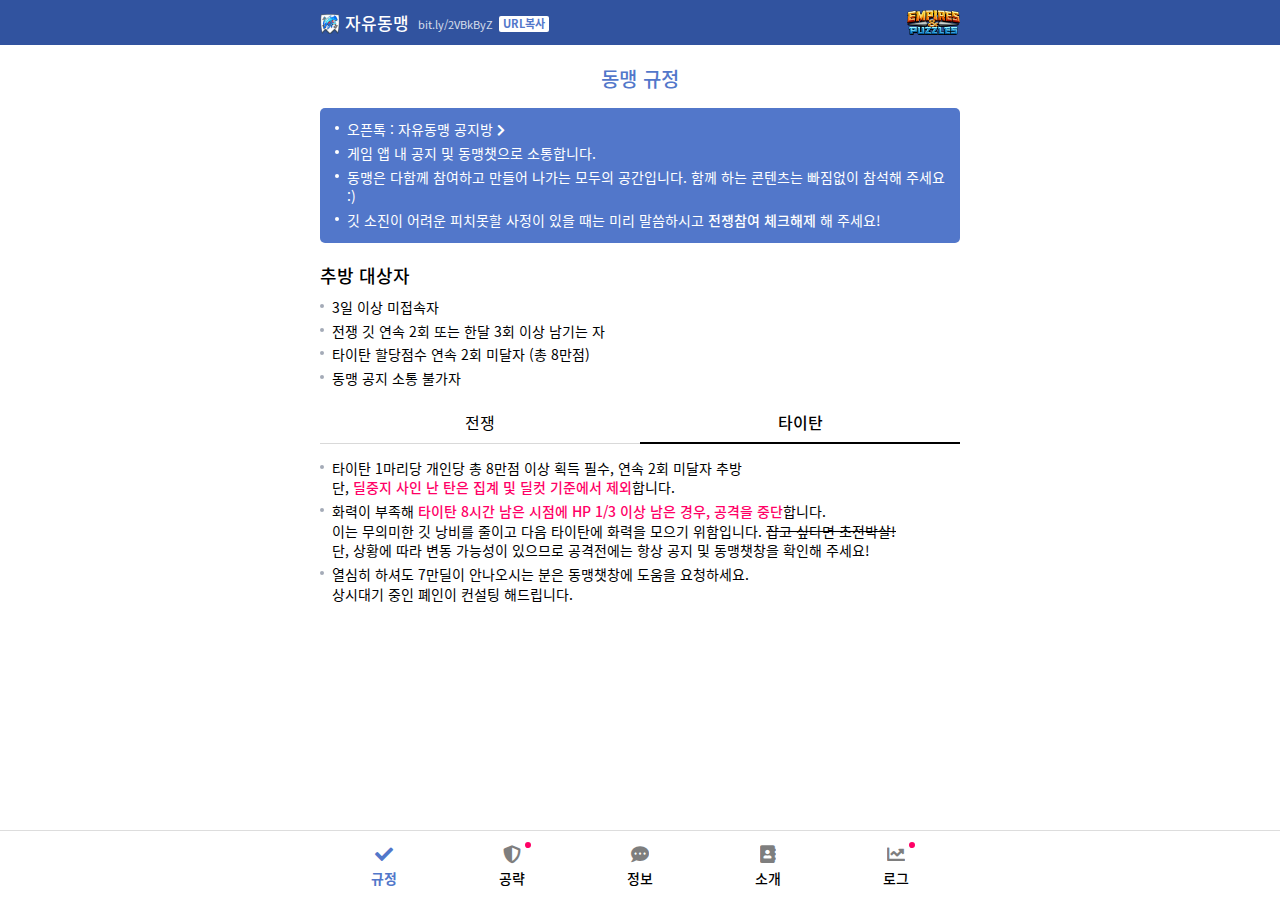
<file: index.html>
<!DOCTYPE html>
<html lang="ko">

<head>
	<script async src="https://www.googletagmanager.com/gtag/js?id=UA-159578858-1"></script>
	<meta charset="UTF-8">
	<meta name="viewport" content="width=device-width, initial-scale=1.0">
	<meta http-equiv="X-UA-Compatible" content="ie=edge">
	<meta name="format-detection" content="telephone=no">
	<title>규정 | 자유동맹 | 엠파이어&amp;퍼즐</title>
	<meta name="keywords" content="자유동맹, 자유동맹엠퍼, 엠파이어퍼즐, FreeA, 우두머리앙코">
	<meta name="description" content="자유동맹엠퍼">
	<meta property="og:type" content="website">
	<meta property="og:title" content="자유동맹">
	<meta property="og:description" content="자유동맹 - 엠파이어퍼즐">
	<meta property="og:image" content="https://leroro.github.io/freeA/assets/images/logo.png">
	<meta property="og:url" content="bit.ly/2VBkByZ">
	<meta property="og:site_name" content="자유동맹엠퍼">
	<link href="assets/images/favicon.png" rel="shortcut icon">
	<link href="assets/images/app-icon.png" rel="apple-touch-icon">
	<link href="assets/images/app-icon.png" rel="apple-touch-icon">
	<link href="assets/css/style.css" rel="stylesheet">
</head>

<body>
	<div class="wrapper">
		<header id="titlebar"></header>
		<article id="content">
			<div class="container">
				<h2 class="title1">동맹 규정</h2>
				<div class="box">
					<ul class="list-dot">
						<li>오픈톡 :
							<a href="https://open.kakao.com/o/gN3umSAc" class="link">
								자유동맹 공지방
								<i class="fa fa-chevron-right"></i>
							</a>
						</li>
						<li>게임 앱 내 공지 및 동맹챗으로 소통합니다.</li>
						<li>동맹은 다함께 참여하고 만들어 나가는 모두의 공간입니다. 함께 하는 콘텐츠는 빠짐없이 참석해 주세요 :)</li>
						<li>깃 소진이 어려운 피치못할 사정이 있을 때는 미리 말씀하시고 <strong>전쟁참여 체크해제</strong> 해 주세요!</li>
					</ul>
				</div>

				<h3 class="title2">
					<span>추방 대상자</span>
				</h3>
				<ul class="list-dot">
					<li>3일 이상 미접속자</li>
					<li>전쟁 깃 연속 2회 또는 한달 3회 이상 남기는 자</li>
					<li>타이탄 할당점수 연속 2회 미달자 (총 8만점)</li>
					<li>동맹 공지 소통 불가자</li>
				</ul>

				<nav class="sub-tab-nav mt-3 mb-3">
					<ul class="tab-list">
						<li><a href="#tab-war">전쟁</a></li>
						<li class="on"><a href="#tab-titan">타이탄</a></li>
					</ul>
				</nav>
				<div class="tab-content" id="tab-war">
					<h3 class="sr-only">전쟁</h3>
					<ul class="list-dot">
						<li>전쟁 깃 연속 2회 또는 한달 3회 이상 남기는 자 추방됩니다.</li>
						<li>전쟁에서 남긴 깃은 열심히 싸운 분들께 재미를 크게 반감시키는 요소가 될 수 있습니다.</li>
						<li>단, 개인사정이 있을 경우 동맹챗에 소통해 주시면 유예기간을 드립니다.</li>
					</ul>
				</div>
				<div class="tab-content" id="tab-titan">
					<h3 class="sr-only">타이탄</h3>
					<ul class="list-dot">
						<li>
							타이탄 1마리당 개인당 총 8만점 이상 획득 필수, 연속 2회 미달자 추방<br>
							단, <strong class="text-red">딜중지 사인 난 탄은 집계 및 딜컷 기준에서 제외</strong>합니다.
						</li>
						<li>
							화력이 부족해 <strong class="text-red">타이탄 8시간 남은 시점에 HP 1/3 이상 남은 경우, 공격을 중단</strong>합니다.<br>
							이는 무의미한 깃 낭비를 줄이고 다음 타이탄에 화력을 모으기 위함입니다. <s>잡고 싶다면 초전박살!</s><br>
							단, 상황에 따라 변동 가능성이 있으므로 공격전에는 항상 공지 및 동맹챗창을 확인해 주세요!
						</li>
						<li>
							열심히 하셔도 7만딜이 안나오시는 분은 동맹챗창에 도움을 요청하세요.<br>
							상시대기 중인 폐인이 컨설팅 해드립니다.
						</li>
					</ul>
				</div>
			</div>
		</article>
		<div id="tabbar"></div>
	</div>

	<!-- JavaScript -->
	<script src="assets/js/jquery-1.11.1.min.js"></script>
	<script src="assets/js/ui-layout-setting.js"></script>

	<!-- 공통 UI 컴포넌트 -->
	<script src="assets/js/ui-common.js"></script>
</body>

</html>
</file>
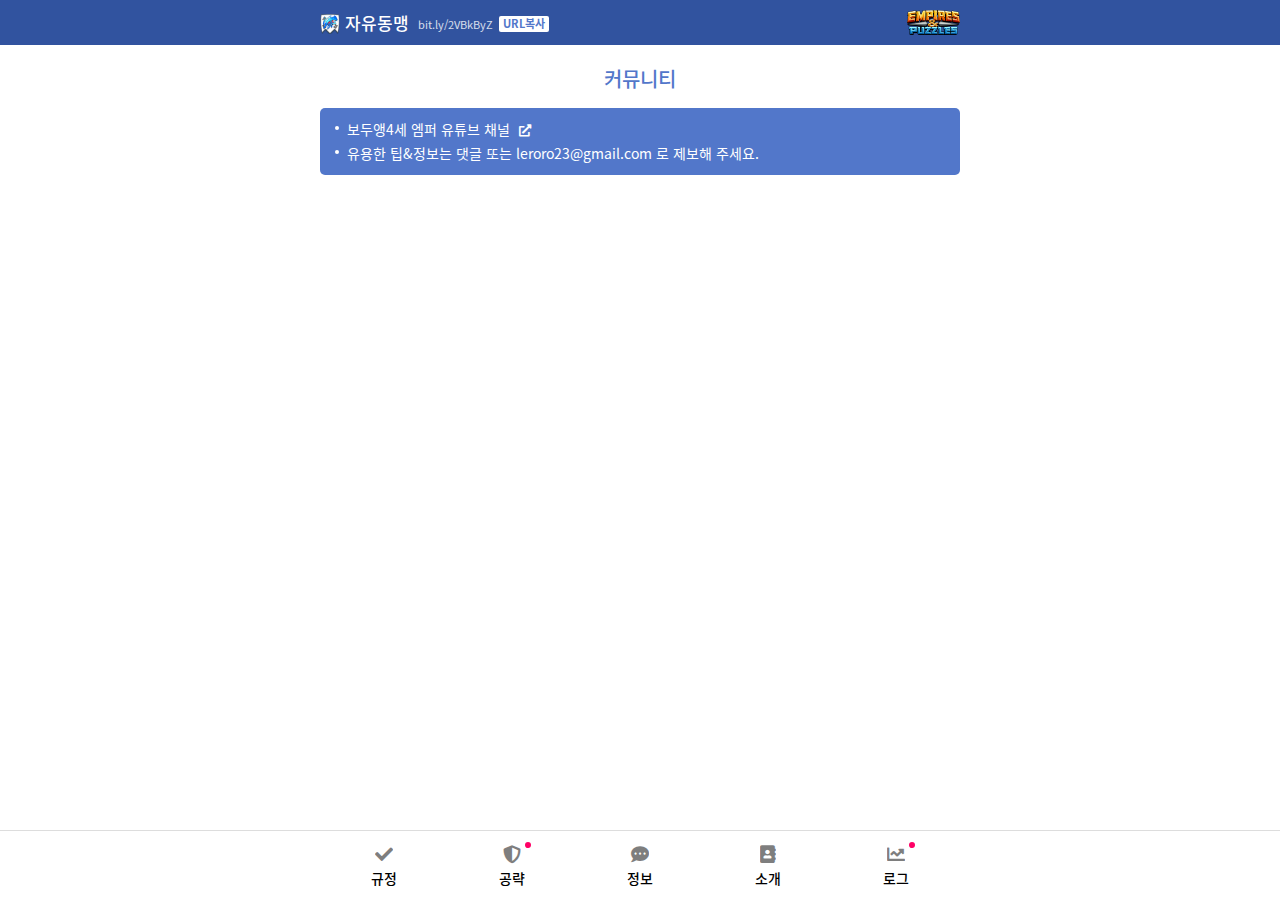
<file: community.html>
<!DOCTYPE html>
<html lang="ko">

<head>
	<meta charset="UTF-8">
	<meta name="viewport" content="width=device-width, initial-scale=1.0">
	<meta http-equiv="X-UA-Compatible" content="ie=edge">
	<meta name="format-detection" content="telephone=no">
	<title>정보 | 자유동맹 | 엠파이어&amp;퍼즐</title>
	<meta name="keywords" content="자유동맹, 자유동맹엠퍼, 엠파이어퍼즐, FreeA, 우두머리앙코">
	<meta name="description" content="자유동맹엠퍼">
	<meta property="og:type" content="website">
	<meta property="og:title" content="자유동맹">
	<meta property="og:description" content="자유동맹 - 엠파이어퍼즐">
	<meta property="og:image" content="https://leroro.github.io/freeA/assets/images/logo.png">
	<meta property="og:url" content="bit.ly/2VBkByZ">
	<meta property="og:site_name" content="자유동맹엠퍼">
	<link href="assets/images/favicon.png" rel="shortcut icon">
	<link href="assets/images/app-icon.png" rel="apple-touch-icon">
	<link href="assets/css/style.css" rel="stylesheet">
</head>

<body>
	<div class="wrapper">
		<header id="titlebar"></header>
		<article id="content">
			<div class="container">
				<h2 class="title1">커뮤니티</h2>
				<div class="box">
					<ul class="list-dot">
						<li>
							<a target="_blank" href="https://www.youtube.com/channel/UCrK_6Hiuzzmhr_-njjNh8Zg">
								보두앵4세 엠퍼 유튜브 채널
								<i class="fas fa-external-link-alt fa-sm ml-1"></i>
							</a>
						</li>
						<li>유용한 팁&amp;정보는 댓글 또는 leroro23@gmail.com 로 제보해 주세요.</li>
					</ul>
				</div>
				<div id="disqus_thread"></div>
			</div>
		</article>
		<div id="tabbar"></div>
	</div>

	<!-- JavaScript -->
	<script src="assets/js/jquery-1.11.1.min.js"></script>
	<script src="assets/js/ui-layout-setting.js"></script>

	<!-- 공통 UI 컴포넌트 -->
	<script src="assets/js/ui-common.js"></script>
	<script>
		// 소셜댓글
		(function () { // DON'T EDIT BELOW THIS LINE
			var d = document,
				s = d.createElement('script');
			s.src = 'https://freea.disqus.com/embed.js';
			s.setAttribute('data-timestamp', +new Date());
			(d.head || d.body).appendChild(s);
		})();
	</script>
</body>

</html>
</file>
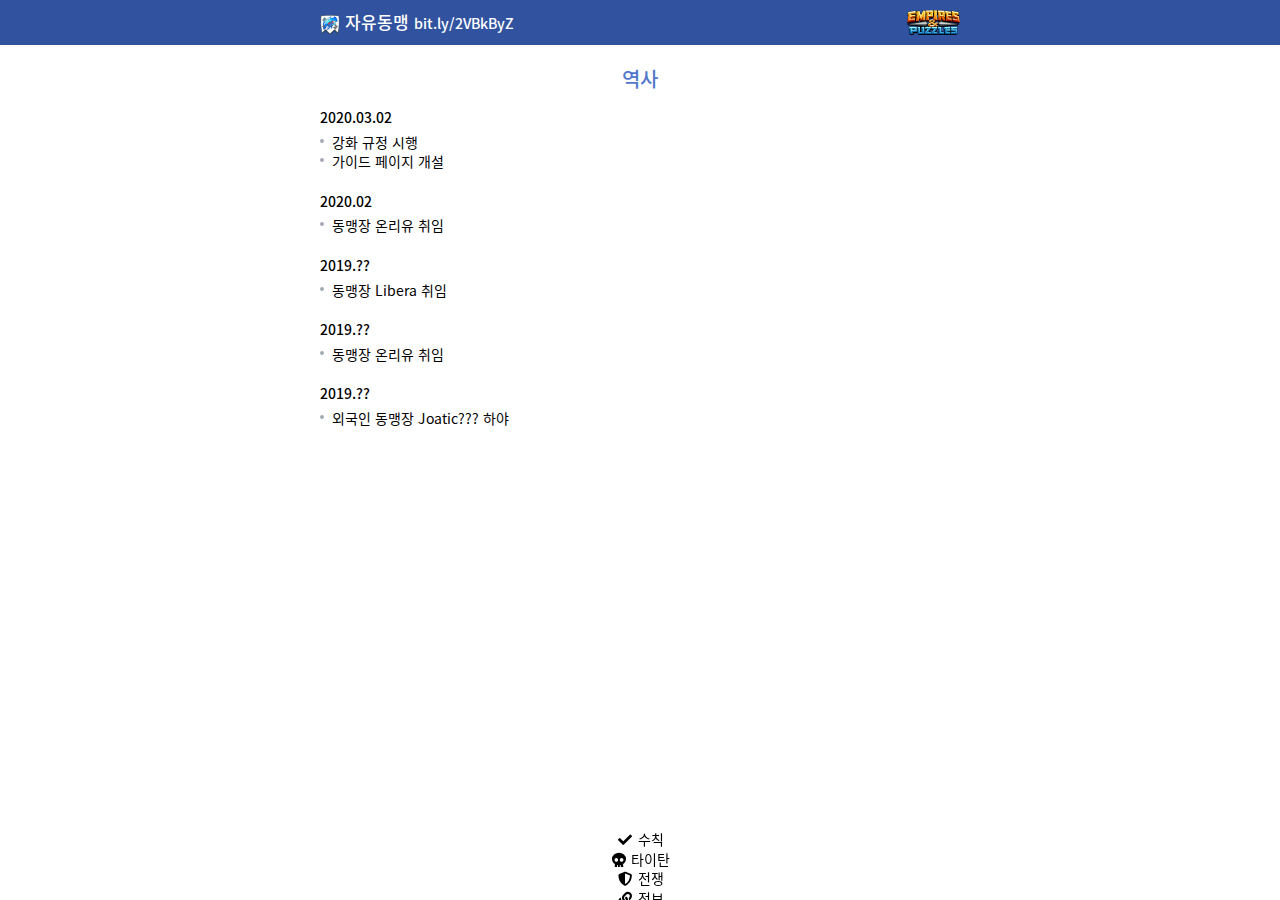
<file: history.html>
<!DOCTYPE html>
<html lang="ko">

<head>
	<meta charset="UTF-8">
	<meta name="viewport" content="width=device-width, initial-scale=1.0">
	<meta http-equiv="X-UA-Compatible" content="ie=edge">
	<meta name="format-detection" content="telephone=no">
	<title>역사 | 자유동맹 | 엠파이어&amp;퍼즐</title>
	<meta name="keywords" content="자유동맹, 자유동맹엠퍼, 엠파이어퍼즐, FreeA, 우두머리앙코">
	<meta name="description" content="자유동맹엠퍼">
	<meta property="og:type" content="website">
	<meta property="og:title" content="자유동맹">
	<meta property="og:description" content="자유동맹 - 엠파이어퍼즐">
	<meta property="og:image" content="https://leroro.github.io/freeA/assets/images/logo.png">
	<meta property="og:url" content="bit.ly/2VBkByZ">
	<meta property="og:site_name" content="자유동맹엠퍼">
	<link href="assets/images/favicon.png" rel="shortcut icon">
	<link href="assets/css/style.css" rel="stylesheet">
</head>

<body>
	<div class="wrapper">
		<header id="titlebar">
			<div class="container">
				<h1 class="title">자유동맹 <small>bit.ly/2VBkByZ</small></h1>
				<img src="assets/images/logo.png" alt="엠파이어&amp;퍼즐" class="logo">
			</div>
		</header>
		<article id="content">
			<div class="container">
				<h2 class="title1">역사</h2>
				<dl class="history-list">
					<dt>2020.03.02</dt>
					<dd>강화 규정 시행</dd>
					<dd>가이드 페이지 개설</dd>
					<dt>2020.02</dt>
					<dd>동맹장 온리유 취임</dd>
					<dt>2019.??</dt>
					<dd>동맹장 Libera 취임</dd>
					<dt>2019.??</dt>
					<dd>동맹장 온리유 취임</dd>
					<dt>2019.??</dt>
					<dd>외국인 동맹장 Joatic??? 하야</dd>
				</dl>
			</div>
		</article>
		<div id="tabbar">
			<ul class="container">
				<li>
					<a href="index.html">
						<i class="fas fa-fw fa-check"></i>
						<span class="text">수칙</span>
					</a>
				</li>
				<li>
					<a href="titan.html">
						<i class="fas fa-fw fa-skull"></i>
						<span class="text">타이탄</span>
					</a>
				</li>
				<li>
					<a href="war.html">
						<i class="fas fa-fw fa-shield-alt"></i>
						<span class="text">전쟁</span>
					</a>
				</li>
				<li>
					<a href="info.html">
						<i class="fas fa-fw fa-link"></i>
						<span class="text">정보</span>
					</a>
				</li>
				<li class="on">
					<a href="history.html">
						<i class="fas fa-fw fa-history"></i>
						<span class="text">역사</span>
					</a>
				</li>
			</ul>
		</div>
	</div>
</body>

</html>
</file>
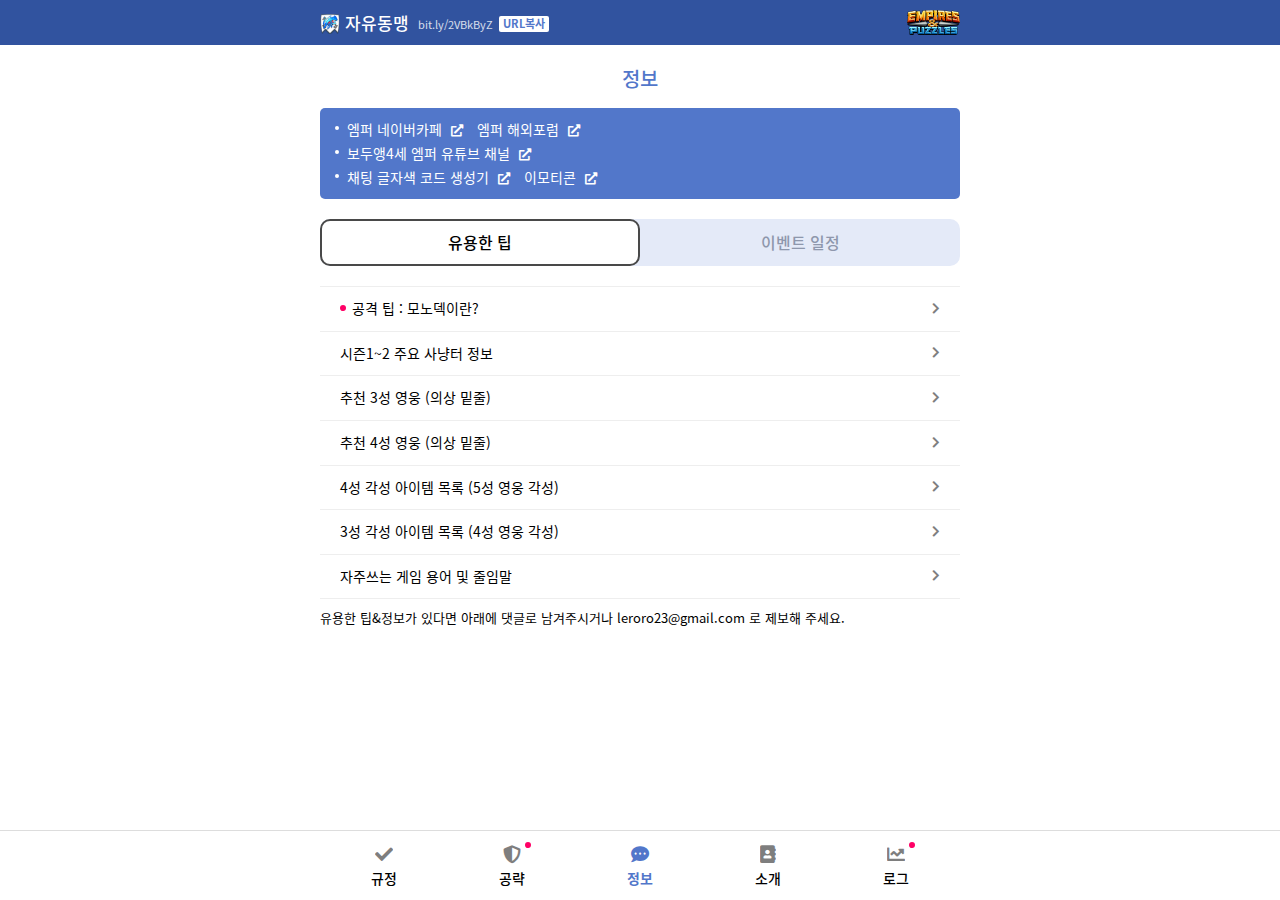
<file: info.html>
<!DOCTYPE html>
<html lang="ko">

<head>
	<script async src="https://www.googletagmanager.com/gtag/js?id=UA-159578858-1"></script>
	<meta charset="UTF-8">
	<meta name="viewport" content="width=device-width, initial-scale=1.0">
	<meta http-equiv="X-UA-Compatible" content="ie=edge">
	<meta name="format-detection" content="telephone=no">
	<title>정보 | 자유동맹 | 엠파이어&amp;퍼즐</title>
	<meta name="keywords" content="자유동맹, 자유동맹엠퍼, 엠파이어퍼즐, FreeA, 우두머리앙코">
	<meta name="description" content="자유동맹엠퍼">
	<meta property="og:type" content="website">
	<meta property="og:title" content="자유동맹">
	<meta property="og:description" content="자유동맹 - 엠파이어퍼즐">
	<meta property="og:image" content="https://leroro.github.io/freeA/assets/images/logo.png">
	<meta property="og:url" content="bit.ly/2VBkByZ">
	<meta property="og:site_name" content="자유동맹엠퍼">
	<link href="assets/images/favicon.png" rel="shortcut icon">
	<link href="assets/images/app-icon.png" rel="apple-touch-icon">
	<link href="assets/css/style.css" rel="stylesheet">
</head>

<body>
	<div class="wrapper">
		<header id="titlebar"></header>
		<article id="content">
			<div class="container">
				<h2 class="title1">정보</h2>
				<div class="box">
					<ul class="list-dot">
						<li>
							<a target="_blank" class="mr-2" href="https://cafe.naver.com/enpgame">
								엠퍼 네이버카페
								<i class="fas fa-external-link-alt fa-sm ml-1"></i>
							</a>
							<a target="_blank" href="https://forum.smallgiantgames.com/">
								엠퍼 해외포럼
								<i class="fas fa-external-link-alt fa-sm ml-1"></i>
							</a>
						</li>
						<li>
							<a target="_blank" href="https://www.youtube.com/channel/UCrK_6Hiuzzmhr_-njjNh8Zg">
								보두앵4세 엠퍼 유튜브 채널
								<i class="fas fa-external-link-alt fa-sm ml-1"></i>
							</a>
						</li>
						<li>
							<a target="_blank" class="mr-2" href="https://freespirits.ml/en/chat_color_tool.php">
								채팅 글자색 코드 생성기
								<i class="fas fa-external-link-alt fa-sm ml-1"></i>
							</a>
							<a target="_blank" href="https://freespirits.ml/en/emoticons.php">
								이모티콘
								<i class="fas fa-external-link-alt fa-sm ml-1"></i>
							</a>
						</li>
					</ul>
				</div>

				<nav class="main-tab-nav mt-4">
					<ul class="tab-list">
						<li class="on">
							<a href="#tab-info">유용한 팁</a>
						</li>
						<li>
							<a href="#tab-calendar">이벤트 일정</a>
						</li>
					</ul>
				</nav>

				<div class="tab-content" id="tab-info">
					<dl class="toggle-list mt-3">
						<dt id="mono-deck">
							<a href="#">
								<span><span class="badge">New</span> 공격 팁 : 모노덱이란?</span>
								<i class="fa fa-chevron-right fa-sm ml-1"></i>
							</a>
						</dt>
						<dd>
							<p>
								<strong class="text-red">같은 속성 영웅 3마리 이상으로 공격팀을 구성하는 것.</strong><br>
								특정색상의 타일딜이 크게 올라가므로 투력이 꽤 차이나는 상대도 타일빨로 잡을 수 있는 이점이 있다.
								<s>타일 안나오면 망</s> 어차피 힘든 상대라면 모노덱 구성해 확률이라도 높여 가자.<br>
							</p>
							<p class="mt-1">예) 311: 같은색3-다른색1-다른색1, 5모노: 모두 같은 색 영웅</p>
							<p class="mt-3">
								<strong class="text-primary">단, 5모노는 위험성이 존재한다.</strong>
								특정 속성의 영웅이 많아질수록 확률적으로 그 색상의 타일이 잘 나오지 않도록 설계된 것으로 추정.
								필요한 타일이 3개 이하로 깔리는 뒷목잡는 상황을 심심치 않게 경험할 수 있다. <s>입도 뻥긋 못하고 쳐발릴 가능성이 매우 높기 때문에</s>
								<strong class="text-red">안정적인 승률을 위해서 가능하면 311 또는 32 추천!</strong>
							</p>
							<p class="mt-3">
								또, 단순히 타일딜에만 의존하지말고 상대의 덱 구성을 면밀히 살펴 상쇄시킬 수 있는 스킬을 가진 영웅을 골라 팀을 구성하자.
							</p>
						</dd>
						<dt>
							<a href="#">
								<span>시즌1~2 주요 사냥터 정보</span>
								<i class="fa fa-chevron-right fa-sm ml-1"></i>
							</a>
						</dt>
						<dd>
							<div class="box bg-darkgprimary">
								<ul>
									<li>
										<i class="ico ico-elementfire"></i>
										<span class="text-lightred">5-8/11-6/19-4/20-4/20-7/시즌2 3-4</span>
									</li>
									<li>
										<i class="ico ico-elementice"></i>
										<span class="text-lightblue">8-1/8-3/8-5/8-7/9-1/9-3/9-5/13-5/13-8/14-5</span>
									</li>
									<li>
										<i class="ico ico-elementnature"></i>
										<span class="text-lightgreen">6-3/6-6/7-5/17-5</span>
									</li>
									<li>
										<i class="ico ico-elementholy"></i>
										<span class="text-lightyellow">9-4/9-7/10-6/12-3/12-9/16-3</span>
									</li>
									<li>
										<i class="ico ico-elementdark"></i>
										<span class="text-lightpurple">3-4/4-3/5-5/7-4/8-4/10-4/11-7/12-5</span>
									</li>
								</ul>
							</div>
							<ul class="list-dot mt-2">
								<li>3깃 최다 몹 수 : 7-4 (7회시 100수배 완료)</li>
								<li>3깃 최다 모집병 : 8-7</li>
								<li>3깃 최고 경험치 : 9-1</li>
							</ul>
							<h3 class="title3">아틀란티스 이벤트시 효율적인 사냥터</h3>
							<ul class="list-dot mt-2">
								<li>몹 수 : 6-9, 15-9</li>
								<li>의복(전리품) : 4-9</li>
								<li>가방 : 1-2, 1-3, 1-9 어려움 (7깃)</li>
								<li>3깃 최고 경험치 : 9-10 일반</li>
							</ul>
							<p class="text-right mt-2">(출처 : 엠퍼 앱 내 채팅)</p>
						</dd>
						<dt>
							<a href="#">
								<span>
									<!-- <span class="badge">New</span> -->
									추천 3성 영웅 (의상 밑줄)
								</span>
								<i class="fa fa-chevron-right fa-sm ml-1"></i>
							</a>
						</dt>
						<dd>
							<div class="box bg-darkgprimary">
								<ul class="list-dot mt-1">
									<li class="text-lightblue"><u>군나르</u>(의상, 피해분산, 아군방업), 가토(단일빠름, 아군3면역)</li>
									<li class="text-lightgreen">밸리스(힐, 적해제), <u>브리엔</u>(의상, 아군추가공증 or 적군추가방깎), 므네세우스(적해제, 단일빠름)</li>
									<li class="text-lightred">나마하게(단일빠름), <u>호크문</u>(의상, 힐, 의상공업도트힐)</li>
									<li class="text-lightpurple">발타자르(단일빠름), <u>타이럼</u>(의상, 적해제, 단일빠름, 방어도높음)</li>
									<li class="text-yellow"><u>베인</u>(의상, 단일빠름), 카일라니(피해분산, 아군방업), 멜리아(빠름전체딜, 아군치명타버프)</li>
									<li>
										그외 발할라 신규 3성 : 비-울프(3인공방버프, 도트힐, 가토와 조합해 디버프 무시 가능), 엘-둔(3타겟, 마나재생다운),
										노르드리(3타겟, 얼음속성약화), 비요른(2타겟, 신성추가피해), 크바시르(전체소환수)
									</li>
								</ul>
							</div>
						</dd>
						<dt>
							<a href="#">
								<span>
									<!-- <span class="badge">New</span> -->
									추천 4성 영웅 (의상 밑줄)
								</span>
								<i class="fa fa-chevron-right fa-sm ml-1"></i>
							</a>
						</dt>
						<dd>
							<div class="box bg-darkgprimary">
								<ul class="list-dot mt-1">
									<li class="text-lightblue"><u>소냐</u>(의상, 적해제, 빠름단일), 키릴(힐, 공업방업), 보릴(반격, 방어도높음)</li>
									<li class="text-lightgreen"><u>멜렌도르</u>(의상, 힐, 적해제), 케드먼(적해제, 빠름단일), 버디(3타겟 공방깎, 아군3쫄소환), 피터스(1타겟차단,
										단일빠름), 브린힐드(3아군 힐+해제면역+특수방업+마나재생업), 카쉬렉(3아군큰힐, 속성방업)</li>
									<li class="text-lightred">윌버(아군적군 피해분산, 아군방업, 적군방깍), <u>볼드터스크</u>(의상, 힐, 공업)</li>
									<li class="text-lightpurple">
										<u>리가드</u>(의상, 힐, 아군해제, 의상공업도트힐),
										프로테우스(3타겟차단, 난이도높은 보스전 필수), 사비나 (힐, 적해제)
									</li>
									<li class="text-yellow">오공(타일딜업, 타이탄용), 미스트(3타겟 특수스킬방깎), <u>리 시우</u>(의상, 보통전체딜, 적마나감소)</li>
								</ul>
							</div>
						</dd>
						<dt>
							<a href="#">
								<span>4성 각성 아이템 목록 (5성 영웅 각성)</span>
								<i class="fa fa-chevron-right fa-sm ml-1"></i>
							</a>
						</dt>
						<dd>
							<p>공통 : 음식 708k, 다마스커스 검 1, 전술 지침서 1</p>
							<ul class="list-dot mt-2">
								<li>
									<i class="ico ico-elementfire mr-1"></i>
									암살검 4, 신비의 반지 6
								</li>
								<li>
									<i class="ico ico-elementice mr-1"></i>
									따뜻한 망토 4, 망원경 6
								</li>
								<li>
									<i class="ico ico-elementnature mr-1"></i>
									튼튼한 방패 4, 신비한 물약 6
								</li>
								<li>
									<i class="ico ico-elementholy mr-1"></i>
									마법 구슬 4, 맹독 다트 6
								</li>
								<li>
									<i class="ico ico-elementdark mr-1"></i>
									함정 도구 4, 고급스러운 타바드 6
								</li>
							</ul>
							<!-- <img src="assets/images/img-item-list.jpg" alt="">
							<p class="text-right mt-2">(출처 : 보두앵4세 유튜브)</p> -->
						</dd>
						<dt>
							<a href="#">
								<span>3성 각성 아이템 목록 (4성 영웅 각성)</span>
								<i class="fa fa-chevron-right fa-sm ml-1"></i>
							</a>
						</dt>
						<dd>
							<p>공통 : 음식 442k, 나침반 1, 질 좋은 장갑 1</p>
							<ul class="list-dot mt-2">
								<li>
									<i class="ico ico-elementfire mr-1"></i>
									사슬갑옷 셔츠 3, 암살검 4
								</li>
								<li>
									<i class="ico ico-elementice mr-1"></i>
									전투 교본 3, 따뜻한 망토 4
								</li>
								<li>
									<i class="ico ico-elementnature mr-1"></i>
									칼집 3, 튼튼한 방패 4
								</li>
								<li>
									<i class="ico ico-elementholy mr-1"></i>
									사슬갑옷 셔츠 3, 마법 구슬 4
								</li>
								<li>
									<i class="ico ico-elementdark mr-1"></i>
									칼집 3, 함정 도구 4
								</li>
							</ul>
						</dd>
						<dt>
							<a href="#">
								<span>자주쓰는 게임 용어 및 줄임말</span>
								<i class="fa fa-chevron-right fa-sm ml-1"></i>
							</a>
						</dt>
						<dd>
							<div class="word-dic">
								<dl>
									<dt>탱커 / 힐러 / 딜러</dt>
									<dd>방어담당 / 치유담당 / 공격담당</dd>
								</dl>
								<dl>
									<dt>공덱 / 방덱</dt>
									<dd>공격용 / 방어용 카드 한벌</dd>
								</dl>
								<dl>
									<dt>플랭크</dt>
									<dd>센터 양 옆</dd>
								</dl>
								<dl>
									<dt>사이드</dt>
									<dd>덱의 가장자리</dd>
								</dl>
								<dl>
									<dt>탄</dt>
									<dd>타이탄</dd>
								</dl>
								<dl>
									<dt>탄플</dt>
									<dd>타이탄 플라스크</dd>
								</dl>
								<dl>
									<dt>설거지</dt>
									<dd>전쟁에서 센터가 뚫린 적군을 마무리하는 것</dd>
								</dl>
								<dl>
									<dt>빵굽다</dt>
									<dd>획득 포인트 0점 (유사어 : 꼬순내난다)</dd>
								</dl>
								<dl>
									<dt>돗뎀(돗딜)</dt>
									<dd>도트 데미지, 여러차례에 나누어 입히는 피해</dd>
								</dl>
								<dl>
									<dt>버프 / 디버프</dt>
									<dd>강화효과 / 약화효과</dd>
								</dl>
								<dl>
									<dt>너프</dt>
									<dd>하향 조정</dd>
								</dl>
							</div>
						</dd>
					</dl>
				</div>
				<div class="tab-content" id="tab-calendar">
					<dl class="history-list mb-4">
						<dt>매주 월~토 토너먼트</dt>
						<dd>매주 월요일 5시 오픈 ~ 매주 토요일 5시 종료</dd>
						<dd>매주 일요일 5시 가입신청 오픈과 함께 훈련관패키지 판매</dd>
						<dt>매월 1주차 금~일</dt>
						<dd>아틀란티스 이벤트</dd>
						<dt>매월 2주차 수~일</dt>
						<dd>도전 이벤트 (3/4/5성 챌린지)</dd>
						<dt>매월 3주차 월~수</dt>
						<dd>의상 이벤트</dd>
						<dt>매월 4주차 목~일</dt>
						<dd>발할라 이벤트(시즌3)</dd>
					</dl>
				</div>
				<p class="text-sm mt-2">유용한 팁&amp;정보가 있다면 아래에 댓글로 남겨주시거나 leroro23@gmail.com 로 제보해 주세요.</p>
				<div id="disqus_thread"></div>
			</div>
		</article>
		<div id="tabbar"></div>
	</div>

	<!-- JavaScript -->
	<script src="assets/js/jquery-1.11.1.min.js"></script>
	<script src="assets/js/ui-layout-setting.js"></script>

	<!-- 공통 UI 컴포넌트 -->
	<script src="assets/js/ui-common.js"></script>
	<script>
		// 소셜댓글
		(function () { // DON'T EDIT BELOW THIS LINE
			var d = document,
				s = d.createElement('script');
			s.src = 'https://freea.disqus.com/embed.js';
			s.setAttribute('data-timestamp', +new Date());
			(d.head || d.body).appendChild(s);
		})();
	</script>
</body>

</html>
</file>
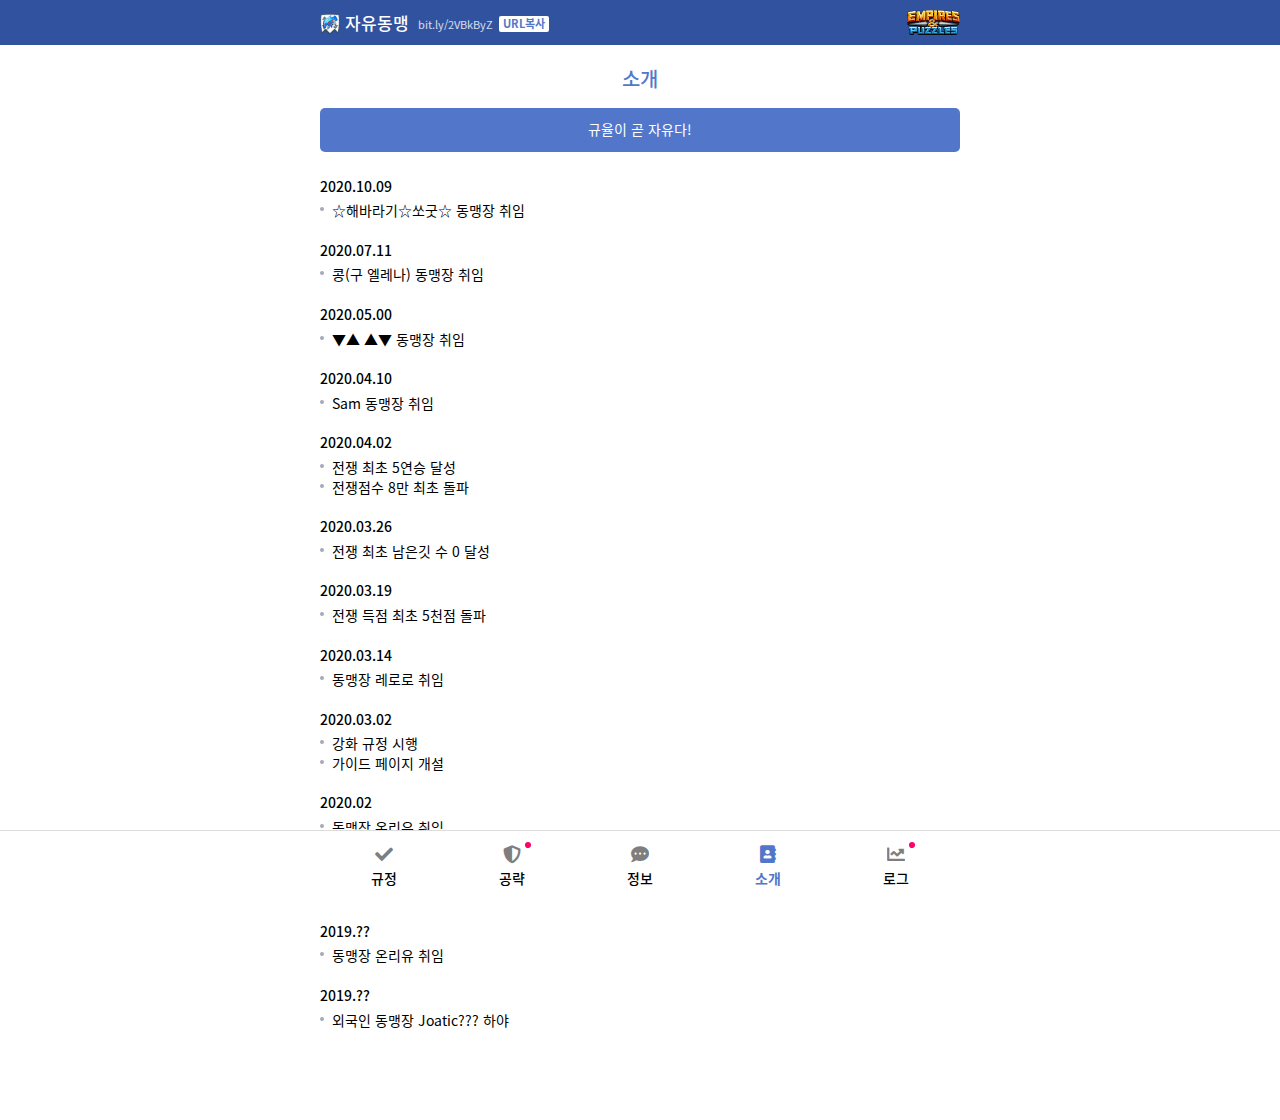
<file: intro.html>
<!DOCTYPE html>
<html lang="ko">

<head>
	<script async src="https://www.googletagmanager.com/gtag/js?id=UA-159578858-1"></script>
	<meta charset="UTF-8">
	<meta name="viewport" content="width=device-width, initial-scale=1.0">
	<meta http-equiv="X-UA-Compatible" content="ie=edge">
	<meta name="format-detection" content="telephone=no">
	<title>소개 | 자유동맹 | 엠파이어&amp;퍼즐</title>
	<meta name="keywords" content="자유동맹, 자유동맹엠퍼, 엠파이어퍼즐, FreeA, 우두머리앙코">
	<meta name="description" content="자유동맹엠퍼">
	<meta property="og:type" content="website">
	<meta property="og:title" content="자유동맹">
	<meta property="og:description" content="자유동맹 - 엠파이어퍼즐">
	<meta property="og:image" content="https://leroro.github.io/freeA/assets/images/logo.png">
	<meta property="og:url" content="bit.ly/2VBkByZ">
	<meta property="og:site_name" content="자유동맹엠퍼">
	<link href="assets/images/favicon.png" rel="shortcut icon">
	<link href="assets/images/app-icon.png" rel="apple-touch-icon">
	<link href="assets/css/style.css" rel="stylesheet">
</head>

<body>
	<div class="wrapper">
		<header id="titlebar">
			<div class="container">
				<h1 class="title">
					<a href="index.html">자유동맹</a>
					<small>bit.ly/2VBkByZ</small>
				</h1>
				<img src="assets/images/logo.png" alt="엠파이어&amp;퍼즐" class="logo">
			</div>
		</header>
		<article id="content">
			<div class="container">
				<h2 class="title1">소개</h2>
				<div class="box mb-5">
					<p class="text-center">규율이 곧 자유다!</p>
				</div>
				<dl class="history-list">
					<dt>2020.10.09</dt>
					<dd>☆해바라기☆쏘굿☆ 동맹장 취임</dd>
					<dt>2020.07.11</dt>
					<dd>콩(구 엘레나) 동맹장 취임</dd>
					<dt>2020.05.00</dt>
					<dd>▼▲ ▲▼ 동맹장 취임</dd>
					<dt>2020.04.10</dt>
					<dd>Sam 동맹장 취임</dd>
					<dt>2020.04.02</dt>
					<dd>전쟁 최초 5연승 달성</dd>
					<dd>전쟁점수 8만 최초 돌파</dd>
					<dt>2020.03.26</dt>
					<dd>전쟁 최초 남은깃 수 0 달성</dd>
					<dt>2020.03.19</dt>
					<dd>전쟁 득점 최초 5천점 돌파</dd>
					<dt>2020.03.14</dt>
					<dd>동맹장 레로로 취임</dd>
					<dt>2020.03.02</dt>
					<dd>강화 규정 시행</dd>
					<dd>가이드 페이지 개설</dd>
					<dt>2020.02</dt>
					<dd>동맹장 온리유 취임</dd>
					<dt>2019.??</dt>
					<dd>동맹장 Libera 취임</dd>
					<dt>2019.??</dt>
					<dd>동맹장 온리유 취임</dd>
					<dt>2019.??</dt>
					<dd>외국인 동맹장 Joatic??? 하야</dd>
				</dl>
			</div>
		</article>
		<div id="tabbar"></div>

		<!-- JavaScript -->
		<script src="assets/js/jquery-1.11.1.min.js"></script>
		<script src="assets/js/ui-layout-setting.js"></script>

		<!-- 공통 UI 컴포넌트 -->
		<script src="assets/js/ui-common.js"></script>
	</div>
</body>

</html>
</file>
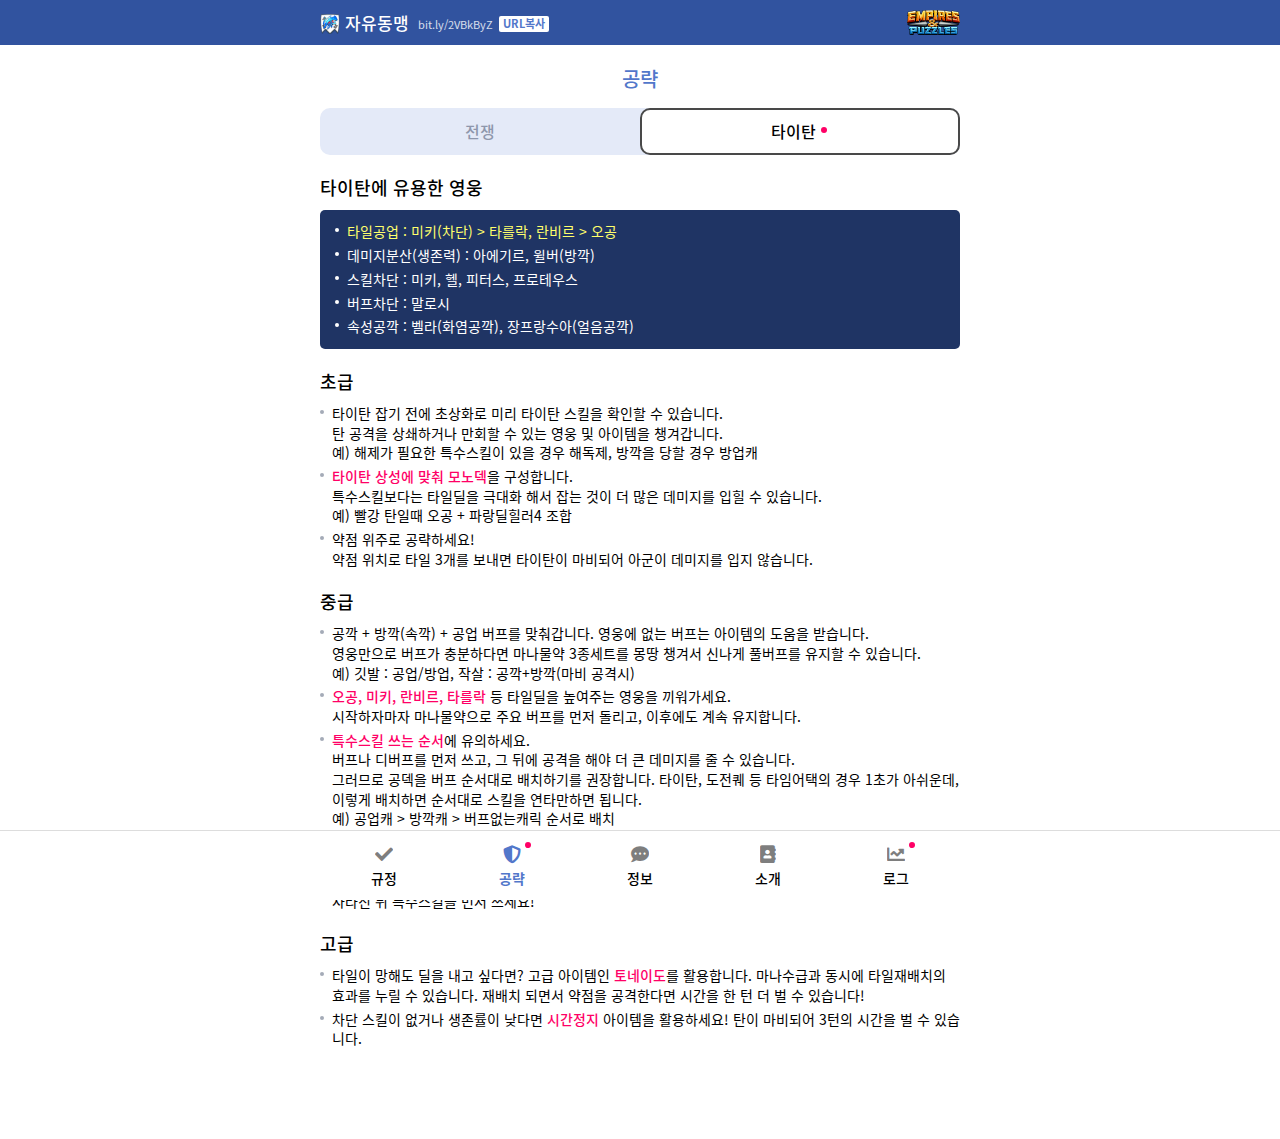
<file: strategy.html>
<!DOCTYPE html>
<html lang="ko">

<head>
	<script async src="https://www.googletagmanager.com/gtag/js?id=UA-159578858-1"></script>
	<meta charset="UTF-8">
	<meta name="viewport" content="width=device-width, initial-scale=1.0">
	<meta http-equiv="X-UA-Compatible" content="ie=edge">
	<meta name="format-detection" content="telephone=no">
	<title>공략 | 자유동맹 | 엠파이어&amp;퍼즐</title>
	<meta name="keywords" content="자유동맹, 자유동맹엠퍼, 엠파이어퍼즐, FreeA, 우두머리앙코">
	<meta name="description" content="자유동맹엠퍼">
	<meta property="og:type" content="website">
	<meta property="og:title" content="자유동맹">
	<meta property="og:description" content="자유동맹 - 엠파이어퍼즐">
	<meta property="og:image" content="https://leroro.github.io/freeA/assets/images/logo.png">
	<meta property="og:url" content="bit.ly/2VBkByZ">
	<meta property="og:site_name" content="자유동맹엠퍼">
	<link href="assets/images/favicon.png" rel="shortcut icon">
	<link href="assets/images/app-icon.png" rel="apple-touch-icon">
	<link href="assets/css/billboard.min.css" rel="stylesheet">
	<link href="assets/css/style.css" rel="stylesheet">
</head>

<body>
	<div class="wrapper">
		<header id="titlebar"></header>
		<article id="content">
			<div class="container">
				<h2 class="title1">공략</h2>
				<nav class="main-tab-nav">
					<ul class="tab-list">
						<li>
							<a href="#tab-war">
								전쟁
							</a></li>
						<li class="on">
							<a href="#tab-titan">타이탄
								<span class="badge ml-1">New</span>
							</a>
						</li>
					</ul>
				</nav>
				<div class="tab-content" id="tab-war">
					<h3 class="sr-only">전쟁</h3>
					<div class="box">
						<ul class="list-dot">
							<li>총공격 시간을 준수하며, 쓰리올클에 도전합니다.</li>
							<li>
								전쟁이 시작되면 먼저 투력 4399이하 맛집(?)을 공략합니다.
								이후 저투력이 부활하면 다시 저투력만 골라잡습니다.<br>
								깃 낭비를 막기위해 고투력 적군은 총공시간에만 공격해 주세요.
							</li>
							<li>
								같은 적을 두번 연달아 공격하지 않습니다.<br>
								고투력 센터 <strong>공략 + 저투력 설거지(남은영웅 처치) 협공</strong>을 기본 전략으로 합니다.<br>
							</li>
							<li>
								전쟁 참여시 무조건 돌진하지 마시고, 동맹챗을 훑어봐 주세요!<br>
								조금 기다렸다가 함께 협공하는 재미를 누리시기 바랍니다.
							</li>
						</ul>
					</div>
					<nav class="sub-tab-nav mt-3 mb-3">
						<ul class="tab-list">
							<li><a href="#tab-attack">공격 규칙</a></li>
							<li><a href="#tab-role">투력별 역할</a></li>
							<li class="on">
								<a href="#tab-setting">
									방덱 세팅
									<span class="badge ml-1">New</span>
								</a></li>
						</ul>
					</nav>
					<div class="tab-content" id="tab-attack">
						<ul class="list-dot">
							<li>
								<strong class="text-red">특수한 사정으로 총공시간에 참여가 어려우신 분</strong>들은 총공시간까지 기다리지 마시고
								접속하셨을 때 깃을 틈틈이 사용해 주세요!<br>
							</li>
							<li>
								<strong class="text-red">본인 투력에 맞는 상대</strong>를 찾아서 공격하거나, 설거지를 담당해 주세요.
							</li>
							<li>
								혹시 공격에 실패해서 다 못잡았더라도 <strong class="text-red">똑같은 상대를 여러번 공격하지 마세요.</strong><br>
								다음 팀원을 위해 설거지를 남겨주세요 :)
							</li>
							<li>
								적군의 투력만 보고 돌진하지 마세요!<br>
								적군의 영웅의 특수스킬을 먼저 확인하고, <strong class="text-red">적군 상성과 특수스킬에 최적화 된 덱을 구성</strong>합니다.<br>
								버프형이 많다면 적군 해제캐를, 디버프형이 많다면 아군 해제캐를 챙겨갑니다.
							</li>
						</ul>
						<table class="table table-data mt-3">
							<caption class="title3">매주 일요일 새벽</caption>
							<colgroup>
								<col style="width: 30%;">
								<col>
							</colgroup>
							<tbody>
								<tr>
									<th>시작</th>
									<td>당일 AM 3:10</td>
								</tr>
								<tr>
									<th>1차 부활</th>
									<td>당일 AM 09:10</td>
								</tr>
								<tr>
									<th>2차 부활</th>
									<td>당일 PM 05:10</td>
								</tr>
								<tr>
									<th>총공</th>
									<td>
										<strong class="text-primary">당일 PM 08:00 ~</strong>
									</td>
								</tr>
							</tbody>
						</table>
						<table class="table table-data mt-3">
							<caption class="title3">매주 수요일 저녁</caption>
							<colgroup>
								<col style="width: 30%;">
								<col>
							</colgroup>
							<tbody>
								<tr>
									<th>시작 (1차 총공)</th>
									<td>당일 PM 6:20</td>
								</tr>
								<tr>
									<th>1차 부활</th>
									<td>당일 AM 12:30</td>
								</tr>
								<tr>
									<th>2차 부활</th>
									<td>다음날 AM 08:30</td>
								</tr>
								<tr>
									<th>2차 총공</th>
									<td>
										<strong class="text-primary">다음날 AM 09:00 ~ PM 12:00</strong>
									</td>
								</tr>
							</tbody>
						</table>
					</div>
					<div class="tab-content" id="tab-role">
						<h4 class="sr-only">전투력별 공격팁</h4>

						<h5 class="title3 text-primary">중저투력으로 공격시</h5>
						<ul class="list-dot">
							<li>
								빵굽지 않는 그대가 우리 팀을 승리로 이끌어 줍니다!<br>
								투력 차가 많이 나는 상대에 깃을 낭비하지 말아주세요!
							</li>
							<li>
								<strong class="text-primary">비어있는 곳으로 타일을 보내면 마나가 두배로 빨리 찹니다.</strong><br>
								무조건 적을 타일로 때리려 하지말고, 빈 곳으로 타일을 보내서 마나를 채워 <strong class="text-primary">특수스킬</strong>로 적을 잡으세요.<br>
								적을 타일로 때리면 적이 마나가 빨리 차서 역공을 당할 수 있습니다.
							</li>
							<li>
								적군에 고투력밖에 남아있지 않다면?<br>
								고투력이 센터를 뚫어주기를 <strong class="text-red">기다렸다가 남은 적을 마무리</strong>하는 데 주력해 주시기 바랍니다.<br>
								설거지하면 보너스 점수 있는거 아시죠?
							</li>
						</ul>

						<h4 class="title3 text-primary">
							고투력 또는 모노덱으로 공격시
							<a href="info.html#mono-deck" class="btn btn-xs btn-red">모노덱이란?</a>
						</h4>
						<ul class="list-dot">
							<li>
								총공시간에 고투력 적군의 센터 위주로 공략해 주세요!<br>
								모노덱을 활용하면 센터만큼은 비교적 쉽게 뚫을 수 있습니다.
							</li>
							<li>
								첫번째 올클시 상대 고투력이 잡혔거나 센터가 뚫려있다면,<br>
								깃을 아껴두었다가 두번째 올클때 고투력 센터 공략에 사용해 주세요!
							</li>
							<li>
								<strong class="text-red">고투력의 희생이 곧 승리의 열쇠</strong>입니다.<br>
								센터만 뚫다보면 보너스 점수를 얻을 수 없어 개인점수는 낮아지지만,
								중저투력의 무의미한 깃낭비를 막아 팀 전체 점수가 확 올라갑니다.
							</li>
						</ul>
					</div>
					<div class="tab-content" id="tab-setting">
						<h4 class="sr-only">방덱 세팅</h4>
						<div class="box bg-darkgprimary text-center">
							<div>
								<i class="ico ico-elementnature"></i>
								<span class="text-lightgreen">자연 센터</span> +
								<i class="ico ico-elementice"></i>
								<span class="text-lightblue">얼음 플랭크</span><br>
							</div>
						</div>
						<p class="text-sm text-right mt-1">(2020년 4월부터 시행)</p>
						<h5 class="title3 text-primary">센터 배치 가이드</h5>
						<ul class="list-dot mt-2">
							<li>필수 조건 : <i class="ico ico-elementnature"></i> <strong>자연 속성</strong></li>
							<li>
								<strong class="text-red">방어도 및 HP가 높은 탱커형 영웅이 센터로 안정적</strong>입니다. 중투력 방어도 700 이상, 고투력 방어도 800 이상시 탱커로
								봐도 무방합니다.
							</li>
							<li>
								방어력이 높은 경우 타일을 버틸 수 있으므로 느림도 괜찮지만, 어중간하다면 보통/빠름이면 좋습니다.
								또는 빠름 플랭크를 두어 보조할 수 있도록 합니다.
							</li>
						</ul>
						<div class="box mt-2">
							<ul class="list-dot">
								<li>추천 5성 : 텔루리아(강추) > 헤임달, 호수의여인 > 호르갈(의상), 카딜렌 > 젤라인, 머더 노스, 마가렛, 킹스턴, 엘카넨</li>
								<li>추천 4성 : 카쉬렉(강추) > 가데이루스, 브린힐드, 버디, 멜렌도르(의상 필수)</li>
								<li>비추 : 타를락 (방어도 최하 또는 공덱 전용 영웅)</li>
							</ul>
						</div>

						<h5 class="title3 text-primary">플랭크 배치 가이드</h5>
						<p class="text-red mb-2">가이드가 정답은 아닙니다. 참고하셔서 자기만의 노하우로 덱을 완성해 보세요!</p>
						<ul class="list-dot">
							<li>
								추천 속성 : <i class="ico ico-elementice"></i> <strong>얼음 속성</strong><br>
								센터 옆에 반대 속성을 배치하여 타일 피해를 최소화 하는 전략을 활용해 주세요. 단, 특수스킬 시너지가 훨씬 큰 경우 속성 배치를 고집할 필요는 없습니다.
							</li>
							<li>센터를 보호하거나 보조할 수 있는 특수스킬을 가진 영웅을 배치해 주세요. 가급적 보통/빠름/매우빠름 추천합니다.</li>
							<li>센터가 반격이나 딜러일 때는 플랭크에 힐러가 오는 것이 유리합니다.</li>
							<li>센터가 힐러일 때는 플랭크에 반격 또는 빠름딜러가 오는 것이 유리합니다.</li>
						</ul>

						<div class="box mt-2">
							<ul class="list-dot">
								<li>추천 5성 : 벨라(화염공깎) > 마그니, 에이리얼, 알라시, 앨리스, 페르세우스, 미산드라, 리처드(의상)</li>
								<li>추천 4성 : 소냐, 보릴, 키릴 > 트리톤 > 그림</li>
								<li>비추 : 미키, 미레위브 (느림 또는 공덱 전용 영웅)</li>
							</ul>
						</div>

						<div class="box bg-darkgprimary text-center mt-2">
							<p class="mb-2">상성 최적화 추천 예시</p>
							<div>
								<i class="ico ico-elementdark"></i>
								<span class="text-lightpurple">암흑</span>

								<i class="ico ico-elementholy"></i>
								<span class="text-lightyellow">신성</span>

								<i class="ico ico-elementnature"></i>
								<span class="text-lightgreen">자연</span>

								<i class="ico ico-elementice"></i>
								<span class="text-lightblue">얼음</span>

								<i class="ico ico-elementfire"></i>
								<span class="text-lightred">화염</span>
							</div>
							<div class="mt-1">

								<i class="ico ico-elementfire"></i>
								<span class="text-lightred">화염</span>

								<i class="ico ico-elementice"></i>
								<span class="text-lightblue">얼음</span>

								<i class="ico ico-elementnature"></i>
								<span class="text-lightgreen">자연</span>

								<i class="ico ico-elementdark"></i>
								<span class="text-lightpurple">암흑</span>

								<i class="ico ico-elementholy"></i>
								<span class="text-lightyellow">신성</span>
							</div>
							<div class="mt-1">
								빨노보 +

								<i class="ico ico-elementice"></i>
								<span class="text-lightblue">얼음</span>

								<i class="ico ico-elementnature"></i>
								<span class="text-lightgreen">자연</span>

								<i class="ico ico-elementice"></i>
								<span class="text-lightblue">얼음</span>

								+ 빨노보
							</div>
						</div>

						<h5 class="title3 text-primary">그밖의 덱 구성 팁</h5>
						<ul class="list-dot">
							<li>방덱은 동시에 마나가 찬 경우 왼쪽부터 자동으로 스킬을 씁니다. 버프형 캐릭터를 왼쪽에 배치하여 풀버프 후 공격할 수 있도록 유도할 수 있습니다.</li>
						</ul>

					</div>
				</div>
				<div class="tab-content" id="tab-titan">
					<h3 class="sr-only">타이탄</h3>

					<h4 class="title2">타이탄에 유용한 영웅</h4>
					<div class="box bg-darkgprimary">
						<ul class="list-dot">
							<li class="text-lightyellow">타일공업 : 미키(차단) > 타를락, 란비르 > 오공</li>
							<li>데미지분산(생존력) : 아에기르, 윌버(방깍)</li>
							<li>스킬차단 : 미키, 헬, 피터스, 프로테우스</li>
							<li>버프차단 : 말로시</li>
							<li>속성공깍 : 벨라(화염공깍), 장프랑수아(얼음공깍)</li>
						</ul>
					</div>

					<h4 class="title2">초급</h4>
					<ul class="list-dot">
						<li>
							타이탄 잡기 전에 초상화로 미리 타이탄 스킬을 확인할 수 있습니다.<br>
							탄 공격을 상쇄하거나 만회할 수 있는 영웅 및 아이템을 챙겨갑니다.<br>
							예) 해제가 필요한 특수스킬이 있을 경우 해독제, 방깍을 당할 경우 방업캐
						</li>
						<li>
							<strong class="text-red">타이탄 상성에 맞춰 모노덱</strong>을 구성합니다.<br>
							특수스킬보다는 타일딜을 극대화 해서 잡는 것이 더 많은 데미지를 입힐 수 있습니다.<br>
							예) 빨강 탄일때 오공 + 파랑딜힐러4 조합
						</li>
						<li>
							약점 위주로 공략하세요!<br>
							약점 위치로 타일 3개를 보내면 타이탄이 마비되어 아군이 데미지를 입지 않습니다.
						</li>
					</ul>

					<h4 class="title2">중급</h4>
					<ul class="list-dot">
						<li>
							공깍 + 방깍(속깍) + 공업 버프를 맞춰갑니다. 영웅에 없는 버프는 아이템의 도움을 받습니다.<br>
							영웅만으로 버프가 충분하다면 마나물약 3종세트를 몽땅 챙겨서 신나게 풀버프를 유지할 수 있습니다.<br>
							예) 깃발 : 공업/방업, 작살 : 공깍+방깍(마비 공격시)
						</li>
						<li>
							<strong class="text-red">오공, 미키, 란비르, 타를락</strong> 등 타일딜을 높여주는 영웅을 끼워가세요.<br>
							시작하자마자 마나물약으로 주요 버프를 먼저 돌리고, 이후에도 계속 유지합니다.<br>
						</li>
						<li>
							<strong class="text-red">특수스킬 쓰는 순서</strong>에 유의하세요.<br>
							버프나 디버프를 먼저 쓰고, 그 뒤에 공격을 해야 더 큰 데미지를 줄 수 있습니다.<br>
							그러므로 공덱을 버프 순서대로 배치하기를 권장합니다. 타이탄, 도전퀘 등 타임어택의 경우 1초가 아쉬운데,
							이렇게 배치하면 순서대로 스킬을 연타만하면 됩니다.<br>
							예) 공업캐 > 방깍캐 > 버프없는캐릭 순서로 배치
						</li>
						<li>
							단, 적중률 감소 디버프가 함께 걸리는 경우에는 유의해야 합니다.
							여러 스킬에 동시에 불이 들어온다면 <strong class="text-red">오공 스킬은 마지막에 사용</strong>하세요!
							타일딜은 크게 올려주지만 적중률까지 현저히 떨어지므로 특수스킬이 빗나가면 큰 손해입니다.
							오공 버프가 1턴 남아있는데 단일딜 스킬에 불이 들어왔다면, 1턴만 더 기다렸다가 버프가 사라진 뒤 특수스킬을 먼저 쓰세요!
						</li>
					</ul>

					<h4 class="title2">고급</h4>
					<ul class="list-dot">
						<li>
							타일이 망해도 딜을 내고 싶다면? 고급 아이템인 <strong class="text-red">토네이도</strong>를 활용합니다.
							마나수급과 동시에 타일재배치의 효과를 누릴 수 있습니다. 재배치 되면서 약점을 공격한다면 시간을 한 턴 더 벌 수 있습니다!
						</li>
						<li>
							차단 스킬이 없거나 생존률이 낮다면 <strong class="text-red">시간정지</strong> 아이템을 활용하세요!
							탄이 마비되어 3턴의 시간을 벌 수 있습니다.
						</li>
					</ul>
				</div>
			</div>
		</article>
		<div id="tabbar"></div>
	</div>

	<!-- JavaScript -->
	<script src="assets/js/jquery-1.11.1.min.js"></script>
	<script src="assets/js/ui-layout-setting.js"></script>

	<!-- 공통 UI 컴포넌트 -->
	<script src="assets/js/ui-common.js"></script>
</body>

</html>
</file>
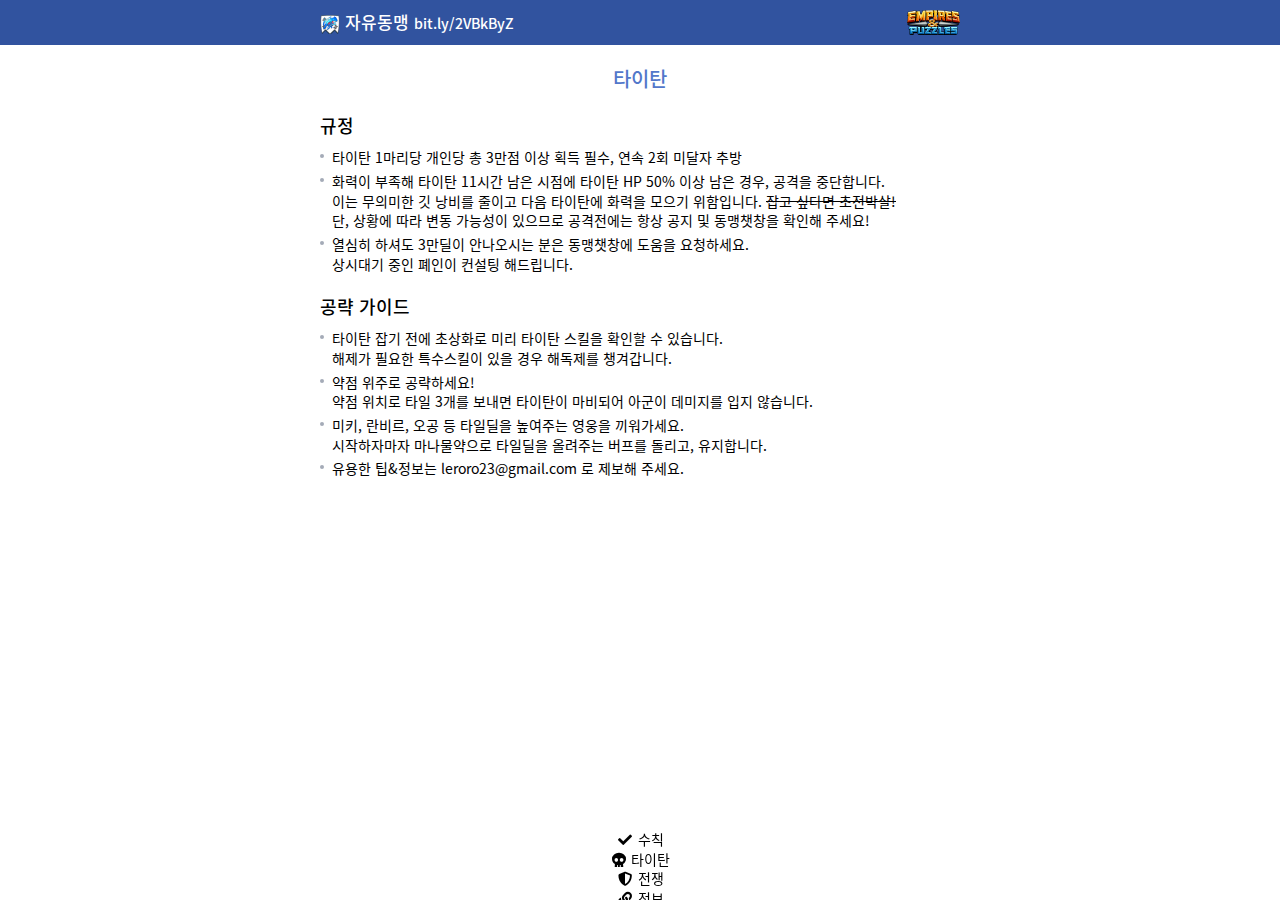
<file: titan.html>
<!DOCTYPE html>
<html lang="ko">

<head>
	<meta charset="UTF-8">
	<meta name="viewport" content="width=device-width, initial-scale=1.0">
	<meta http-equiv="X-UA-Compatible" content="ie=edge">
	<meta name="format-detection" content="telephone=no">
	<title>타이탄 | 자유동맹 | 엠파이어&amp;퍼즐</title>
	<meta name="keywords" content="자유동맹, 자유동맹엠퍼, 엠파이어퍼즐, FreeA, 우두머리앙코">
	<meta name="description" content="자유동맹엠퍼">
	<meta property="og:type" content="website">
	<meta property="og:title" content="자유동맹">
	<meta property="og:description" content="자유동맹 - 엠파이어퍼즐">
	<meta property="og:image" content="https://leroro.github.io/freeA/assets/images/logo.png">
	<meta property="og:url" content="bit.ly/2VBkByZ">
	<meta property="og:site_name" content="자유동맹엠퍼">
	<link href="assets/images/favicon.png" rel="shortcut icon">
	<link href="assets/css/style.css" rel="stylesheet">
</head>

<body>
	<div class="wrapper">
		<header id="titlebar">
			<div class="container">
				<h1 class="title">자유동맹 <small>bit.ly/2VBkByZ</small></h1>
				<img src="assets/images/logo.png" alt="엠파이어&amp;퍼즐" class="logo">
			</div>
		</header>
		<article id="content">
			<div class="container">
				<h2 class="title1">타이탄</h2>
				<h3 class="title2">규정</h3>
				<ul class="list-dot">
					<li>타이탄 1마리당 개인당 총 3만점 이상 획득 필수, 연속 2회 미달자 추방</li>
					<li>
						화력이 부족해 타이탄 11시간 남은 시점에 타이탄 HP 50% 이상 남은 경우, 공격을 중단합니다.<br>
						이는 무의미한 깃 낭비를 줄이고 다음 타이탄에 화력을 모으기 위함입니다. <s>잡고 싶다면 초전박살!</s><br>
						단, 상황에 따라 변동 가능성이 있으므로 공격전에는 항상 공지 및 동맹챗창을 확인해 주세요!
					</li>
					<li>
						열심히 하셔도 3만딜이 안나오시는 분은 동맹챗창에 도움을 요청하세요.<br>
						상시대기 중인 폐인이 컨설팅 해드립니다.
					</li>
				</ul>

				<h3 class="title2">공략 가이드</h3>
				<ul class="list-dot">
					<li>
						타이탄 잡기 전에 초상화로 미리 타이탄 스킬을 확인할 수 있습니다.<br>
						해제가 필요한 특수스킬이 있을 경우 해독제를 챙겨갑니다.
					</li>
					<li>
						약점 위주로 공략하세요!<br>
						약점 위치로 타일 3개를 보내면 타이탄이 마비되어 아군이 데미지를 입지 않습니다.
					</li>
					<li>
						미키, 란비르, 오공 등 타일딜을 높여주는 영웅을 끼워가세요.<br>
						시작하자마자 마나물약으로 타일딜을 올려주는 버프를 돌리고, 유지합니다.
					</li>
					<li>
						유용한 팁&amp;정보는 leroro23@gmail.com 로 제보해 주세요.
					</li>
				</ul>
			</div>
		</article>
		<div id="tabbar">
			<ul class="container">
				<li>
					<a href="index.html">
						<i class="fas fa-fw fa-check"></i>
						<span class="text">수칙</span>
					</a>
				</li>
				<li class="on">
					<a href="titan.html">
						<i class="fas fa-fw fa-skull"></i>
						<span class="text">타이탄</span>
					</a>
				</li>
				<li>
					<a href="war.html">
						<i class="fas fa-fw fa-shield-alt"></i>
						<span class="text">전쟁</span>
					</a>
				</li>
				<li>
					<a href="info.html">
						<i class="fas fa-fw fa-link"></i>
						<span class="text">정보</span>
					</a>
				</li>
				<li>
					<a href="history.html">
						<i class="fas fa-fw fa-history"></i>
						<span class="text">역사</span>
					</a>
				</li>
			</ul>
		</div>
	</div>
</body>

</html>
</file>
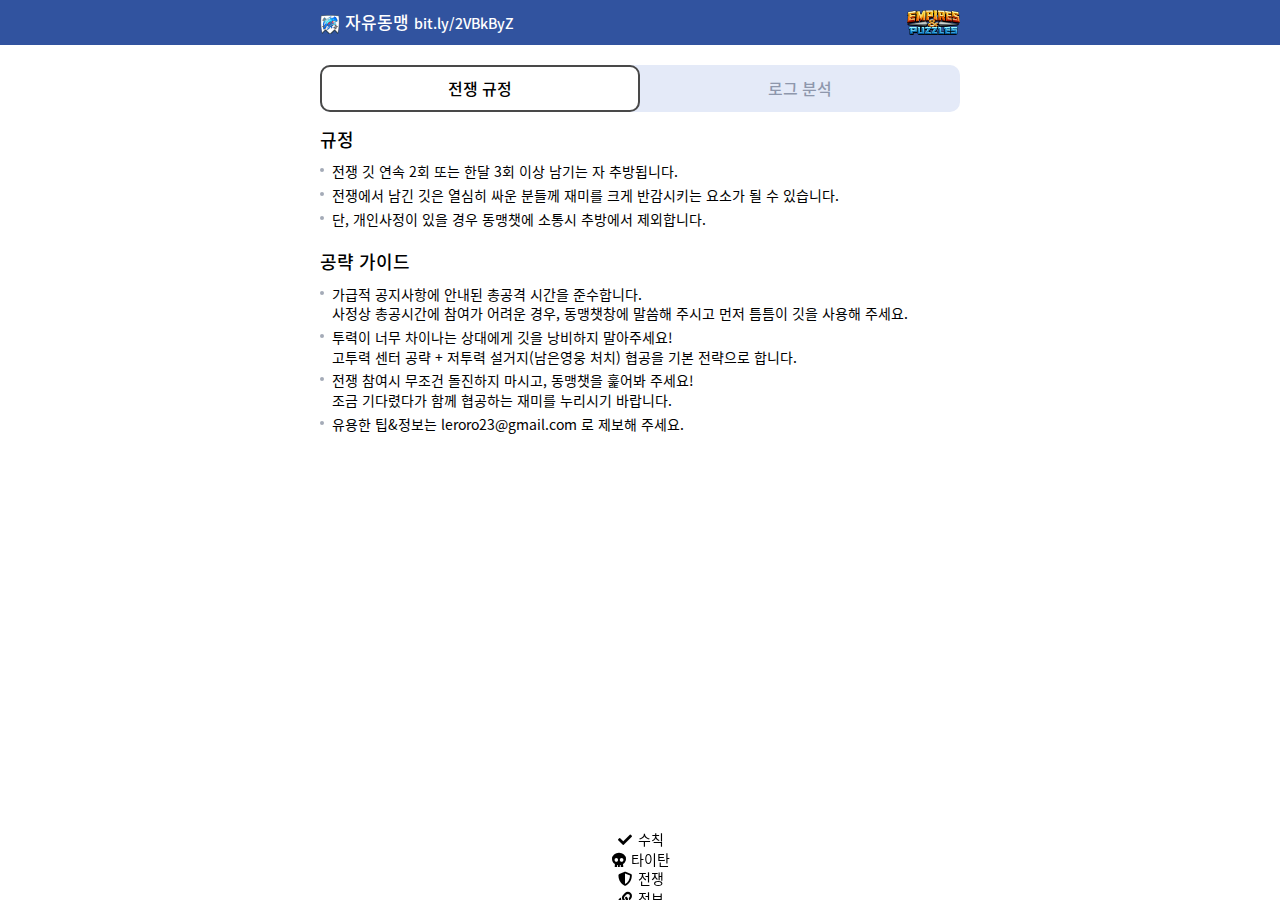
<file: war.html>
<!DOCTYPE html>
<html lang="ko">

<head>
	<meta charset="UTF-8">
	<meta name="viewport" content="width=device-width, initial-scale=1.0">
	<meta http-equiv="X-UA-Compatible" content="ie=edge">
	<meta name="format-detection" content="telephone=no">
	<title>전쟁 | 자유동맹 | 엠파이어&amp;퍼즐</title>
	<meta name="keywords" content="자유동맹, 자유동맹엠퍼, 엠파이어퍼즐, FreeA, 우두머리앙코">
	<meta name="description" content="자유동맹엠퍼">
	<meta property="og:type" content="website">
	<meta property="og:title" content="자유동맹">
	<meta property="og:description" content="자유동맹 - 엠파이어퍼즐">
	<meta property="og:image" content="https://leroro.github.io/freeA/assets/images/logo.png">
	<meta property="og:url" content="bit.ly/2VBkByZ">
	<meta property="og:site_name" content="자유동맹엠퍼">
	<link href="assets/images/favicon.png" rel="shortcut icon">
	<link href="assets/css/style.css" rel="stylesheet">
</head>

<body>
	<div class="wrapper">
		<header id="titlebar">
			<div class="container">
				<h1 class="title">자유동맹 <small>bit.ly/2VBkByZ</small></h1>
				<img src="assets/images/logo.png" alt="엠파이어&amp;퍼즐" class="logo">
			</div>
		</header>
		<article id="content">
			<div class="container">
				<h2 class="sr-only">전쟁</h2>
				<nav class="main-tab-nav">
					<ul class="tab-list">
						<li class="on">
							<a href="#tab-rule">전쟁 규정</a>
						</li>
						<li>
							<a href="#tab-log">로그 분석</a>
						</li>
					</ul>
				</nav>
				<div class="tab-content" id="tab-rule">
					<h3 class="title2">규정</h3>
					<ul class="list-dot">
						<li>전쟁 깃 연속 2회 또는 한달 3회 이상 남기는 자 추방됩니다.</li>
						<li>전쟁에서 남긴 깃은 열심히 싸운 분들께 재미를 크게 반감시키는 요소가 될 수 있습니다.</li>
						<li>단, 개인사정이 있을 경우 동맹챗에 소통시 추방에서 제외합니다.</li>
					</ul>
					<h3 class="title2">공략 가이드</h3>
					<ul class="list-dot">
						<li>
							가급적 공지사항에 안내된 총공격 시간을 준수합니다.<br>
							사정상 총공시간에 참여가 어려운 경우, 동맹챗창에 말씀해 주시고 먼저 틈틈이 깃을 사용해 주세요.
						</li>
						<li>
							투력이 너무 차이나는 상대에게 깃을 낭비하지 말아주세요!<br>
							고투력 센터 공략 + 저투력 설거지(남은영웅 처치) 협공을 기본 전략으로 합니다.
						</li>
						<li>
							전쟁 참여시 무조건 돌진하지 마시고, 동맹챗을 훑어봐 주세요!<br>
							조금 기다렸다가 함께 협공하는 재미를 누리시기 바랍니다.
						</li>
						<li>
							유용한 팁&amp;정보는 leroro23@gmail.com 로 제보해 주세요.
						</li>
					</ul>
				</div>
				<div class="tab-content" id="tab-log">
					<p class="text-right">자료제공 : Libera</p>
					<dl class="log-list">
						<dt class="on">
							<a href="#">
								<span class="date">2020.02.27</span>
								<span class="lose">패배</span>
							</a>
						</dt>
						<dd>
							<ul class="list-dot">
								<li>상대동맹 : POLSKA POLSKA GWARDIA (mayex 51)</li>
								<li>전쟁점수 : 70471(70375:-96 ): 62272 (74317 : +12045)</li>
								<li>전쟁결과 : 3877:3953 (상자24)</li>
								<li>남은기회 : 4:6</li>
							</ul>
						</dd>
						<dt>
							<a href="#">
								<span class="date">2020.02.24</span>
								<span class="win">승리</span>
							</a>
						</dt>
						<dd>
							<ul class="list-dot">
								<li>상대동맹 : PRIME GUARD (valy 55랩)</li>
								<li>전쟁점수 : 70471(?????:-? ): 62272 (????? : +?)</li>
								<li>전쟁결과 : 4471:3646 (상자23)</li>
								<li>남은기회 : 15:12</li>
							</ul>
						</dd>
						<dt>
							<a href="#">
								<span class="date">2020.02.17</span>
								<span class="lose">패배</span>
							</a>
						</dt>
						<dd>
							<ul class="list-dot">
								<li>상대동맹 : KAZA(GREECE) (kaza888 45랩)</li>
								<li>전쟁점수 : 72289(73620:-1331 ): 75105 (73224 : +1881)</li>
								<li>전쟁결과 : 3682:4402 (상자17)</li>
								<li>남은기회 : 16:17</li>
							</ul>
							<div class="box mt-2">
								<p>2월 4연승후 맞이한 그리스 강팀! 4000대 이상 방어팀이 수두룩! 여러모로 아직 우리 동맹이 상대하기엔 버거운 팀이었습니다.</p>
								<p>하지만 거의 두번째 리셋을 할 수 있었다고 봅니다. 다들 기죽지 마세요 ㅋ</p>
								<p>
									그리고 마앙고님은 1월부터 지금까지 총 14회 전쟁 78공격기회중 48회공격참여(61%) 및 방어진 변경이나 발전이 거의 없어
									동맹과 함께하실 수 없다 판단되어 강퇴됨을 알려드립니다.
								</p>
							</div>
							<ul class="list-dot mt-2">
								<li>[1]공격TOP5:1위 아메리카노님(41.7) 2위 리베라(35.5),3위 온리유님(31.2) 4위 LOVE YOU님(30.4) 5위 Leo-J님(28.0) </li>
								<li>[2]방어횟수:1위 설화님(11회) </li>
								<li>[3]방어TOP3 : 1위 설화님(12.8) 2위 메로메로님(16.0) 3위 성준님(20) </li>
								<li>[4]맨마지막 공격당함 : 내안의쏭님 </li>
								<li>[5]노원샷: leedonggyun,관우지,설화,Maria,온리유님 </li>
								<li>[6]전투력평균 3862.6(+13) </li>
								<li>[7]센터:빨강27팀(93%) 남은기회 16</li>
							</ul>
						</dd>
						<dt>
							<a href="#">
								<span class="date">2020.02.13</span>
								<span class="win">승리</span>
							</a>
						</dt>
						<dd>
							<ul class="list-dot">
								<li>상대동맹 : ITALOSACCADEMIA2ITA (Grossoex 47랩)</li>
								<li>전쟁점수 : 73280(69391:+3889 ): 69922 (????? : -?)</li>
								<li>전쟁결과 : 4091:4082 (상자16)</li>
								<li>남은기회 : 14:9</li>
							</ul>
						</dd>
						<dt>
							<a href="#">
								<span class="date">2020.02.09</span>
								<span class="win">승리</span>
							</a>
						</dt>
						<dd>
							<ul class="list-dot">
								<li>상대동맹 : Zajce Szejkero (uczibixKr 47랩)</li>
								<li>전쟁점수 : 69391(65338:+4053 ): 63810 (65084 : -1274)</li>
								<li>전쟁결과 : 4565:4239 (상자11)</li>
								<li>남은기회 : 11:14</li>
								<li>3000대 : 21팀:17팀</li>
							</ul>
							<div class="box mt-2">
								<p>폴란드 팀을 맞아 초반 엎치락뒤치락 했지만 리셋이후 빠르게 점수를 쌓아 4500점 돌파!</p>
								<p>상대도 우리를 두번 리셋시키며 추격하였고 예전이었다면 필패였던 4200점을 넘겼음에도 우리가 월등하게 승리하였습니다.</p>
								<p>모두 수고하셨습니다.</p>
							</div>
							<ul class="list-dot mt-2">
								<li>[1]공격TOP5:1위 레로로님(51.9) 2위 아메리카노님(51.7),3위 우두머리앙코님(45.2) 4위 리베라(45.3) 5위 온리유님(42.4)</li>
								<li>[2]방어횟수:1위 관우지님(9회)</li>
								<li>[3]방어TOP5 : 1위 설화님(15.3) 2위 sonj6350님(15.7) 3위 관우지님(18.3) 4위 엘레나님(19.1) 5위 메로메로님(21.7)</li>
								<li>[4]맨마지막 공격당함 : sonj6350님</li>
								<li>[5]노원샷(한방에 뚫린적없음!) 아이유,우두머리앙코,관우지,sonj6350,설화님</li>
								<li>[6]전투력평균 3873.9(+14.8)</li>
								<li>[7]센터:빨강25팀(93%) 남은기회 10</li>
							</ul>
						</dd>
						<dt>
							<a href="#">
								<span class="date">2020.02.05</span>
								<span class="win">승리</span>
							</a>
						</dt>
						<dd>
							<ul class="list-dot">
								<li>상대동맹 : DEMONIOS LATINOS (VDR 50랩)</li>
								<li>전쟁점수 : 63438(64818: +1380):65870(64420 : -1450)</li>
								<li>전쟁결과 : 4476:3643 (상자6)</li>
								<li>남은기회 : 7:1</li>
							</ul>
							<div class="box mt-2">
								<p>상대의 무전략 막무가내 공격과 우리의 전략적인 공격으로 압도적인 승리를 거뒀습니다.</p>
								<p>특히 총공때 두번 올클리어를 성공하여 4500점에 육박하는 고득점을 했습니다.</p>
								<p>전쟁기회 쓰는 것이 용맹의길 이벤 점수와 관련있으므로 다 써주세요.</p>
							</div>
							<ul class="list-dot mt-2">
								<li>[1]공격TOP5:1위 온리유님(48.2) 2위온리유님,내안의쏭님(46.2) 4위 앙코님,아메리카노님(40.2) </li>
								<li>[2]방어횟수:1위 엘레나님(13회) </li>
								<li>[3]방어TOP5 : 1위 온리유님(10.3) 2위 요쏘킴님(11.1) 3위 앙코님(12.6) 4위 RetroTroch님(13.7) 5위 레로로님(14.9) </li>
								<li>[4]맨마지막 공격당함 : 설화님 </li>
								<li>[5]노원샷(한방에 뚫린적없음!) 관우지,RetroTroch,레로로, 아이유, 우두머리앙코,leedonggyun,요쏘킴,온리유님 </li>
								<li>[6]전투력평균 3859.1(+1.2) </li>
								<li>[7]센터:빨강25팀(93%) 남은깃 7</li>
							</ul>
						</dd>
						<dt>
							<a href="#">
								<span class="date">2020.02.02</span>
								<span class="win">승리</span>
							</a>
						</dt>
						<dd>
							<ul class="list-dot">
								<li>상대동맹 : Team America (Mike Hoxbig 56랩)</li>
								<li>전쟁점수 : 61523:56862</li>
								<li>전쟁결과 : 3890:3036 (상자1)</li>
								<li>남은기회 : 9:32</li>
							</ul>
							<div class="box mt-2">
								<p>상당히 고랩도 많은 강한 팀이었지만 단합력이 없던 상대였습니다.</p>
								<p>상대 기회가 많이 남아 막판 몰아치기에 역전당할까봐 끝까지 긴장하였으나 성준님의 마지막 공격을 끝으로 승리하였습니다.</p>
								<p>대부분 4천이 넘는 방어진을 상대로 두번째 리셋직전까지 밀어붙였습니다.</p>
							</div>
							<ul class="list-dot mt-2">
								<li>[1]공격TOP5: 1위 레로로님(41.6) 2위sonj님(40.1)3위 온리유님(37.4) 4위 요쏘킴님(37.0) 5위 아메리카노님(32.5)</li>
								<li>[2]방어횟수: 1위 sonj님(14회!)</li>
								<li>[3]방어TOP5 : 1위 앨리스님(0점) 2위 레로로님(3.5) 3위 유온리님(7.5) 4위 라오스님(10.3) 5위 sonj님(12.3)</li>
								<li>[4]맨마지막 공격당함 : 앨리스님(공격안당함)</li>
								<li>[5]노원샷(한방에 뚫린적없음!) Maria,유온리,라오스,sonj,leedonggyun,아메리카노님</li>
								<li>[6]전투력평균 3857.9(+36.7)</li>
								<li>[7]센터:빨강24팀(92%)</li>
							</ul>
						</dd>
					</dl>
				</div>
			</div>
		</article>
		<div id="tabbar">
			<ul class="container">
				<li>
					<a href="index.html">
						<i class="fas fa-fw fa-check"></i>
						<span class="text">수칙</span>
					</a>
				</li>
				<li>
					<a href="titan.html">
						<i class="fas fa-fw fa-skull"></i>
						<span class="text">타이탄</span>
					</a>
				</li>
				<li class="on">
					<a href="war.html">
						<i class="fas fa-fw fa-shield-alt"></i>
						<span class="text">전쟁</span>
					</a>
				</li>
				<li>
					<a href="info.html">
						<i class="fas fa-fw fa-link"></i>
						<span class="text">정보</span>
					</a>
				</li>
				<li>
					<a href="history.html">
						<i class="fas fa-fw fa-history"></i>
						<span class="text">역사</span>
					</a>
				</li>
			</ul>
		</div>
	</div>

	<!-- JavaScript -->
	<script src="assets/js/jquery-1.11.1.min.js"></script>

	<!-- 공통 UI 컴포넌트 -->
	<script src="assets/js/ui-common.js"></script>
	<script>
		// 페이지 개별 스크립트

		$('.log-list dt a').click(function (e) {
			e.preventDefault();
			$(this).parent('dt').toggleClass('on');
		});
	</script>
</body>

</html>
</file>
<file: assets/css/style.css>
@charset "UTF-8";
@import url(fa.min.css);
/* 웹폰트 */
@font-face {
  font-family: "Noto Sans KR";
  font-style: normal;
  font-weight: 400;
  src: url("../webfonts/NotoSansKR-Regular.woff2") format("woff2"), url("../webfonts/NotoSansKR-Regular.woff") format("woff");
}

@font-face {
  font-family: "Noto Sans KR";
  font-style: normal;
  font-weight: 500;
  src: url("../webfonts/NotoSansKR-Medium.woff2") format("woff2"), url("../webfonts/NotoSansKR-Medium.woff") format("woff");
}

@font-face {
  font-family: "Noto Sans KR";
  font-style: normal;
  font-weight: 700;
  src: url("../webfonts/NotoSansKR-Bold.woff2") format("woff2"), url("../webfonts/NotoSansKR-Bold.woff") format("woff");
}

/* default */
* {
  margin: 0;
  padding: 0;
  -webkit-box-sizing: border-box;
          box-sizing: border-box;
  outline: 0;
  -webkit-tap-highlight-color: transparent;
}

html {
  font-size: 625%;
  -webkit-text-size-adjust: none;
}

body {
  position: relative;
  min-width: 360px;
  font-family: -apple-system, BlinkMacSystemFont, "Noto Sans KR", "malgungothic", "Helvetica Neue", Arial, sans-serif, "Apple Color Emoji", "Segoe UI Emoji", "Segoe UI Symbol", "Noto Color Emoji";
  font-size: 0.14rem;
  line-height: 1.4;
  color: #000;
  overflow-y: scroll;
}

header,
section,
article,
aside,
footer,
nav {
  display: block;
}

fieldset {
  display: block;
  margin: 0;
  border: 0;
  padding: 0;
}

pre {
  white-space: pre-wrap;
}

img {
  max-width: 100%;
  vertical-align: middle;
  border: 0;
}

ul,
li,
ol {
  list-style: none;
}

h1,
h2,
h3,
h4,
h5,
h6,
strong,
b {
  font-weight: 500;
}

h1,
h2,
h3,
h4,
h5,
h6,
dd {
  margin: 0;
}

a,
select,
button,
input,
textarea {
  font-family: inherit;
}

a {
  color: inherit;
  text-decoration: none;
}

button,
input[type=submit] {
  margin: 0;
  padding: 0;
  border: 0;
  color: inherit;
  cursor: pointer;
  background: transparent;
}

button::-moz-focus-inner,
input::-moz-focus-inner {
  border: 0;
  padding: 0;
}

.sr-only {
  position: absolute;
  left: -9999px;
  width: 1px;
  height: 1px;
  margin: 0 !important;
  font-size: 0;
  line-height: 0;
  overflow: hidden;
}

caption.sr-only {
  position: static;
  width: auto;
  height: 0;
}

/* 간격 */
.m-0 {
  margin: 0rem !important;
}

.m-1 {
  margin: 0.05rem !important;
}

.m-2 {
  margin: 0.1rem !important;
}

.m-3 {
  margin: 0.15rem !important;
}

.m-4 {
  margin: 0.2rem !important;
}

.m-5 {
  margin: 0.25rem !important;
}

.m-6 {
  margin: 0.3rem !important;
}

.m-7 {
  margin: 0.35rem !important;
}

.m-8 {
  margin: 0.4rem !important;
}

.m-9 {
  margin: 0.45rem !important;
}

.m-10 {
  margin: 0.5rem !important;
}

.m-11 {
  margin: 0.55rem !important;
}

.m-12 {
  margin: 0.6rem !important;
}

.m-13 {
  margin: 0.65rem !important;
}

.m-14 {
  margin: 0.7rem !important;
}

.m-15 {
  margin: 0.75rem !important;
}

.m-16 {
  margin: 0.8rem !important;
}

.m-17 {
  margin: 0.85rem !important;
}

.m-18 {
  margin: 0.9rem !important;
}

.m-19 {
  margin: 0.95rem !important;
}

.m-20 {
  margin: 1rem !important;
}

.p-0 {
  padding: 0rem !important;
}

.p-1 {
  padding: 0.05rem !important;
}

.p-2 {
  padding: 0.1rem !important;
}

.p-3 {
  padding: 0.15rem !important;
}

.p-4 {
  padding: 0.2rem !important;
}

.p-5 {
  padding: 0.25rem !important;
}

.p-6 {
  padding: 0.3rem !important;
}

.p-7 {
  padding: 0.35rem !important;
}

.p-8 {
  padding: 0.4rem !important;
}

.p-9 {
  padding: 0.45rem !important;
}

.p-10 {
  padding: 0.5rem !important;
}

.p-11 {
  padding: 0.55rem !important;
}

.p-12 {
  padding: 0.6rem !important;
}

.p-13 {
  padding: 0.65rem !important;
}

.p-14 {
  padding: 0.7rem !important;
}

.p-15 {
  padding: 0.75rem !important;
}

.p-16 {
  padding: 0.8rem !important;
}

.p-17 {
  padding: 0.85rem !important;
}

.p-18 {
  padding: 0.9rem !important;
}

.p-19 {
  padding: 0.95rem !important;
}

.p-20 {
  padding: 1rem !important;
}

.mt-0 {
  margin-top: 0rem !important;
}

.mt-1 {
  margin-top: 0.05rem !important;
}

.mt-2 {
  margin-top: 0.1rem !important;
}

.mt-3 {
  margin-top: 0.15rem !important;
}

.mt-4 {
  margin-top: 0.2rem !important;
}

.mt-5 {
  margin-top: 0.25rem !important;
}

.mt-6 {
  margin-top: 0.3rem !important;
}

.mt-7 {
  margin-top: 0.35rem !important;
}

.mt-8 {
  margin-top: 0.4rem !important;
}

.mt-9 {
  margin-top: 0.45rem !important;
}

.mt-10 {
  margin-top: 0.5rem !important;
}

.mt-11 {
  margin-top: 0.55rem !important;
}

.mt-12 {
  margin-top: 0.6rem !important;
}

.mt-13 {
  margin-top: 0.65rem !important;
}

.mt-14 {
  margin-top: 0.7rem !important;
}

.mt-15 {
  margin-top: 0.75rem !important;
}

.mt-16 {
  margin-top: 0.8rem !important;
}

.mt-17 {
  margin-top: 0.85rem !important;
}

.mt-18 {
  margin-top: 0.9rem !important;
}

.mt-19 {
  margin-top: 0.95rem !important;
}

.mt-20 {
  margin-top: 1rem !important;
}

.ml-0 {
  margin-left: 0rem !important;
}

.ml-1 {
  margin-left: 0.05rem !important;
}

.ml-2 {
  margin-left: 0.1rem !important;
}

.ml-3 {
  margin-left: 0.15rem !important;
}

.ml-4 {
  margin-left: 0.2rem !important;
}

.ml-5 {
  margin-left: 0.25rem !important;
}

.ml-6 {
  margin-left: 0.3rem !important;
}

.ml-7 {
  margin-left: 0.35rem !important;
}

.ml-8 {
  margin-left: 0.4rem !important;
}

.ml-9 {
  margin-left: 0.45rem !important;
}

.ml-10 {
  margin-left: 0.5rem !important;
}

.ml-11 {
  margin-left: 0.55rem !important;
}

.ml-12 {
  margin-left: 0.6rem !important;
}

.ml-13 {
  margin-left: 0.65rem !important;
}

.ml-14 {
  margin-left: 0.7rem !important;
}

.ml-15 {
  margin-left: 0.75rem !important;
}

.ml-16 {
  margin-left: 0.8rem !important;
}

.ml-17 {
  margin-left: 0.85rem !important;
}

.ml-18 {
  margin-left: 0.9rem !important;
}

.ml-19 {
  margin-left: 0.95rem !important;
}

.ml-20 {
  margin-left: 1rem !important;
}

.mr-0 {
  margin-right: 0rem !important;
}

.mr-1 {
  margin-right: 0.05rem !important;
}

.mr-2 {
  margin-right: 0.1rem !important;
}

.mr-3 {
  margin-right: 0.15rem !important;
}

.mr-4 {
  margin-right: 0.2rem !important;
}

.mr-5 {
  margin-right: 0.25rem !important;
}

.mr-6 {
  margin-right: 0.3rem !important;
}

.mr-7 {
  margin-right: 0.35rem !important;
}

.mr-8 {
  margin-right: 0.4rem !important;
}

.mr-9 {
  margin-right: 0.45rem !important;
}

.mr-10 {
  margin-right: 0.5rem !important;
}

.mr-11 {
  margin-right: 0.55rem !important;
}

.mr-12 {
  margin-right: 0.6rem !important;
}

.mr-13 {
  margin-right: 0.65rem !important;
}

.mr-14 {
  margin-right: 0.7rem !important;
}

.mr-15 {
  margin-right: 0.75rem !important;
}

.mr-16 {
  margin-right: 0.8rem !important;
}

.mr-17 {
  margin-right: 0.85rem !important;
}

.mr-18 {
  margin-right: 0.9rem !important;
}

.mr-19 {
  margin-right: 0.95rem !important;
}

.mr-20 {
  margin-right: 1rem !important;
}

.mb-0 {
  margin-bottom: 0rem !important;
}

.mb-1 {
  margin-bottom: 0.05rem !important;
}

.mb-2 {
  margin-bottom: 0.1rem !important;
}

.mb-3 {
  margin-bottom: 0.15rem !important;
}

.mb-4 {
  margin-bottom: 0.2rem !important;
}

.mb-5 {
  margin-bottom: 0.25rem !important;
}

.mb-6 {
  margin-bottom: 0.3rem !important;
}

.mb-7 {
  margin-bottom: 0.35rem !important;
}

.mb-8 {
  margin-bottom: 0.4rem !important;
}

.mb-9 {
  margin-bottom: 0.45rem !important;
}

.mb-10 {
  margin-bottom: 0.5rem !important;
}

.mb-11 {
  margin-bottom: 0.55rem !important;
}

.mb-12 {
  margin-bottom: 0.6rem !important;
}

.mb-13 {
  margin-bottom: 0.65rem !important;
}

.mb-14 {
  margin-bottom: 0.7rem !important;
}

.mb-15 {
  margin-bottom: 0.75rem !important;
}

.mb-16 {
  margin-bottom: 0.8rem !important;
}

.mb-17 {
  margin-bottom: 0.85rem !important;
}

.mb-18 {
  margin-bottom: 0.9rem !important;
}

.mb-19 {
  margin-bottom: 0.95rem !important;
}

.mb-20 {
  margin-bottom: 1rem !important;
}

.pt-0 {
  padding-top: 0rem !important;
}

.pt-1 {
  padding-top: 0.05rem !important;
}

.pt-2 {
  padding-top: 0.1rem !important;
}

.pt-3 {
  padding-top: 0.15rem !important;
}

.pt-4 {
  padding-top: 0.2rem !important;
}

.pt-5 {
  padding-top: 0.25rem !important;
}

.pt-6 {
  padding-top: 0.3rem !important;
}

.pt-7 {
  padding-top: 0.35rem !important;
}

.pt-8 {
  padding-top: 0.4rem !important;
}

.pt-9 {
  padding-top: 0.45rem !important;
}

.pt-10 {
  padding-top: 0.5rem !important;
}

.pt-11 {
  padding-top: 0.55rem !important;
}

.pt-12 {
  padding-top: 0.6rem !important;
}

.pt-13 {
  padding-top: 0.65rem !important;
}

.pt-14 {
  padding-top: 0.7rem !important;
}

.pt-15 {
  padding-top: 0.75rem !important;
}

.pt-16 {
  padding-top: 0.8rem !important;
}

.pt-17 {
  padding-top: 0.85rem !important;
}

.pt-18 {
  padding-top: 0.9rem !important;
}

.pt-19 {
  padding-top: 0.95rem !important;
}

.pt-20 {
  padding-top: 1rem !important;
}

.pl-0 {
  padding-left: 0rem !important;
}

.pl-1 {
  padding-left: 0.05rem !important;
}

.pl-2 {
  padding-left: 0.1rem !important;
}

.pl-3 {
  padding-left: 0.15rem !important;
}

.pl-4 {
  padding-left: 0.2rem !important;
}

.pl-5 {
  padding-left: 0.25rem !important;
}

.pl-6 {
  padding-left: 0.3rem !important;
}

.pl-7 {
  padding-left: 0.35rem !important;
}

.pl-8 {
  padding-left: 0.4rem !important;
}

.pl-9 {
  padding-left: 0.45rem !important;
}

.pl-10 {
  padding-left: 0.5rem !important;
}

.pl-11 {
  padding-left: 0.55rem !important;
}

.pl-12 {
  padding-left: 0.6rem !important;
}

.pl-13 {
  padding-left: 0.65rem !important;
}

.pl-14 {
  padding-left: 0.7rem !important;
}

.pl-15 {
  padding-left: 0.75rem !important;
}

.pl-16 {
  padding-left: 0.8rem !important;
}

.pl-17 {
  padding-left: 0.85rem !important;
}

.pl-18 {
  padding-left: 0.9rem !important;
}

.pl-19 {
  padding-left: 0.95rem !important;
}

.pl-20 {
  padding-left: 1rem !important;
}

.pr-0 {
  padding-right: 0rem !important;
}

.pr-1 {
  padding-right: 0.05rem !important;
}

.pr-2 {
  padding-right: 0.1rem !important;
}

.pr-3 {
  padding-right: 0.15rem !important;
}

.pr-4 {
  padding-right: 0.2rem !important;
}

.pr-5 {
  padding-right: 0.25rem !important;
}

.pr-6 {
  padding-right: 0.3rem !important;
}

.pr-7 {
  padding-right: 0.35rem !important;
}

.pr-8 {
  padding-right: 0.4rem !important;
}

.pr-9 {
  padding-right: 0.45rem !important;
}

.pr-10 {
  padding-right: 0.5rem !important;
}

.pr-11 {
  padding-right: 0.55rem !important;
}

.pr-12 {
  padding-right: 0.6rem !important;
}

.pr-13 {
  padding-right: 0.65rem !important;
}

.pr-14 {
  padding-right: 0.7rem !important;
}

.pr-15 {
  padding-right: 0.75rem !important;
}

.pr-16 {
  padding-right: 0.8rem !important;
}

.pr-17 {
  padding-right: 0.85rem !important;
}

.pr-18 {
  padding-right: 0.9rem !important;
}

.pr-19 {
  padding-right: 0.95rem !important;
}

.pr-20 {
  padding-right: 1rem !important;
}

.pb-0 {
  padding-bottom: 0rem !important;
}

.pb-1 {
  padding-bottom: 0.05rem !important;
}

.pb-2 {
  padding-bottom: 0.1rem !important;
}

.pb-3 {
  padding-bottom: 0.15rem !important;
}

.pb-4 {
  padding-bottom: 0.2rem !important;
}

.pb-5 {
  padding-bottom: 0.25rem !important;
}

.pb-6 {
  padding-bottom: 0.3rem !important;
}

.pb-7 {
  padding-bottom: 0.35rem !important;
}

.pb-8 {
  padding-bottom: 0.4rem !important;
}

.pb-9 {
  padding-bottom: 0.45rem !important;
}

.pb-10 {
  padding-bottom: 0.5rem !important;
}

.pb-11 {
  padding-bottom: 0.55rem !important;
}

.pb-12 {
  padding-bottom: 0.6rem !important;
}

.pb-13 {
  padding-bottom: 0.65rem !important;
}

.pb-14 {
  padding-bottom: 0.7rem !important;
}

.pb-15 {
  padding-bottom: 0.75rem !important;
}

.pb-16 {
  padding-bottom: 0.8rem !important;
}

.pb-17 {
  padding-bottom: 0.85rem !important;
}

.pb-18 {
  padding-bottom: 0.9rem !important;
}

.pb-19 {
  padding-bottom: 0.95rem !important;
}

.pb-20 {
  padding-bottom: 1rem !important;
}

.indent {
  margin-left: .16rem;
}

/* 배치 */
.clearfix {
  position: relative;
}

.clearfix:after {
  display: block;
  clear: both;
  content: '';
}

.float-left {
  float: left !important;
}

.float-right {
  float: right !important;
}

.float-none {
  float: none !important;
}

.text-left {
  text-align: left !important;
}

.text-right {
  text-align: right !important;
}

.text-center {
  text-align: center !important;
}

.vertical-top {
  vertical-align: top !important;
}

.vertical-middle {
  vertical-align: middle !important;
}

.vertical-bottom {
  vertical-align: bottom !important;
}

.text-primary {
  color: #5277ca !important;
}

.text-secondary {
  color: #ff7c88 !important;
}

.text-darkgprimary {
  color: #1f3464 !important;
}

.text-red {
  color: #ff0066 !important;
}

.text-blue {
  color: #5277ca !important;
}

.text-orange {
  color: #ff6600 !important;
}

.text-yellow {
  color: #f4ad32 !important;
}

.text-default {
  color: #000 !important;
}

.text-black {
  color: #000 !important;
}

.text-lightred {
  color: #ff5a5a !important;
}

.text-lightblue {
  color: #7ed2ff !important;
}

.text-lightgreen {
  color: #89ff82 !important;
}

.text-lightyellow {
  color: #ffff6c !important;
}

.text-lightpurple {
  color: #c98aff !important;
}

.text-gray {
  color: #777 !important;
}

.text-lightgray {
  color: #ccc !important;
}

.text-white {
  color: #fff !important;
}

.bg-primary {
  background-color: #5277ca !important;
  color: #fff;
}

.bg-secondary {
  background-color: #ff7c88 !important;
  color: #fff;
}

.bg-darkgprimary {
  background-color: #1f3464 !important;
  color: #fff;
}

.bg-red {
  background-color: #ff0066 !important;
  color: #fff;
}

.bg-blue {
  background-color: #5277ca !important;
  color: #fff;
}

.bg-orange {
  background-color: #ff6600 !important;
  color: #fff;
}

.bg-yellow {
  background-color: #f4ad32 !important;
  color: #fff;
}

.bg-default {
  background-color: #000 !important;
  color: #fff;
}

.bg-black {
  background-color: #000 !important;
  color: #fff;
}

.bg-lightred {
  background-color: #ff5a5a !important;
  color: #fff;
}

.bg-lightblue {
  background-color: #7ed2ff !important;
  color: #fff;
}

.bg-lightgreen {
  background-color: #89ff82 !important;
  color: #fff;
}

.bg-lightyellow {
  background-color: #ffff6c !important;
  color: #fff;
}

.bg-lightpurple {
  background-color: #c98aff !important;
  color: #fff;
}

.bg-gray {
  background-color: #777 !important;
  color: #fff;
}

.bg-lightgray {
  background-color: #ccc !important;
  color: #fff;
}

.bg-white {
  background-color: #fff !important;
  color: #fff;
}

.bg-white {
  color: #000;
}

.bg-gray {
  background-color: #ebebeb !important;
  color: #000;
}

.bg-lightgray {
  background-color: #f2f2f2 !important;
  color: #000;
}

.bg-blue-light {
  background-color: #e4eaf8 !important;
  color: #000;
}

.primary {
  background-color: #5277ca !important;
  color: #000;
}

.secondary {
  background-color: #ff7c88 !important;
  color: #000;
}

.darkgprimary {
  background-color: #1f3464 !important;
  color: #000;
}

.red {
  background-color: #ff0066 !important;
  color: #000;
}

.blue {
  background-color: #5277ca !important;
  color: #000;
}

.orange {
  background-color: #ff6600 !important;
  color: #000;
}

.yellow {
  background-color: #f4ad32 !important;
  color: #000;
}

.default {
  background-color: #000 !important;
  color: #000;
}

.black {
  background-color: #000 !important;
  color: #000;
}

.lightred {
  background-color: #ff5a5a !important;
  color: #000;
}

.lightblue {
  background-color: #7ed2ff !important;
  color: #000;
}

.lightgreen {
  background-color: #89ff82 !important;
  color: #000;
}

.lightyellow {
  background-color: #ffff6c !important;
  color: #000;
}

.lightpurple {
  background-color: #c98aff !important;
  color: #000;
}

.gray {
  background-color: #777 !important;
  color: #000;
}

.lightgray {
  background-color: #ccc !important;
  color: #000;
}

.white {
  background-color: #fff !important;
  color: #000;
}

.text-normal {
  font-weight: normal !important;
}

.text-medium {
  font-weight: bold !important;
}

.text-bold {
  font-weight: bold !important;
}

.title1 {
  margin-bottom: 15px;
  color: #5277ca;
  font-size: 20px;
  font-weight: 500;
  text-align: center;
}

.title2 {
  margin: 20px 0 10px;
  color: #000;
  font-size: 18px;
  font-weight: 500;
}

.title2:first-child {
  margin-top: -5px;
}

.title3 {
  margin: 15px 0 10px;
  color: #000;
  font-size: 16px;
  font-weight: 500;
}

.title3:first-child {
  margin-top: 0;
}

.text-xs {
  font-size: 0.12rem;
}

.text-sm {
  font-size: 0.13rem;
}

.text-md {
  font-size: 0.14rem;
}

.text-lg {
  font-size: 0.16rem;
}

.text-xl {
  font-size: 0.18rem;
}

.link .fa {
  font-size: .9em;
}

.btn {
  display: -webkit-inline-box;
  display: -ms-inline-flexbox;
  display: inline-flex;
  -webkit-box-align: center;
      -ms-flex-align: center;
          align-items: center;
  -webkit-box-pack: center;
      -ms-flex-pack: center;
          justify-content: center;
  vertical-align: middle;
  white-space: nowrap;
  overflow: hidden;
}

.btn .ico + .text {
  margin-left: 5px;
}

.btn-xs {
  padding: 0 6px;
  height: 20px;
  border-radius: 2px;
  border: 1px solid transparent;
  font-size: 12px;
  font-weight: 500;
}

.btn-sm {
  padding: 0 9px;
  height: 24px;
  border-radius: 3px;
  border: 1px solid transparent;
  font-size: 12px;
  font-weight: 500;
}

.btn-md {
  padding: 0 11px;
  height: 26px;
  border-radius: 4px;
  border: 1px solid transparent;
  font-size: 12px;
  font-weight: 500;
}

.btn-lg {
  padding: 0 20px;
  height: 47px;
  border-radius: 5px;
  border: 1px solid transparent;
  font-size: 15px;
  font-weight: bold;
}

.btn-xl {
  padding: 0 20px;
  height: 52px;
  border-radius: 5px;
  border: 1px solid transparent;
  font-size: 15px;
  font-weight: bold;
}

.btn-default {
  color: #fff;
  background-color: #636363;
}

.btn-default:active {
  background-color: #5b5b5b;
}

.btn-primary {
  color: #fff;
  background-color: #5277ca;
}

.btn-primary:active {
  background-color: #466ec6;
}

.btn-red {
  color: #fff;
  background-color: #ff0066;
}

.btn-red:active {
  background-color: #f00060;
}

.btn-outline-default {
  color: #333;
  border-color: #494949;
  background-color: #fff;
}

.btn-outline-default:active {
  background-color: #f2f2f2;
}

.btn-outline-primary {
  color: #5277ca;
  border-color: #5277ca;
  background-color: #f3e5e5;
}

.btn-outline-primary:active {
  background-color: rgba(243, 229, 229, 0.05);
}

.btn-outline-primary.disabled, .btn-outline-primary:disabled {
  color: #ddc8c8;
  border-color: #eedbdb;
  background-color: #f1f1f1;
}

.btn-outline-gray {
  color: #555;
  border-color: #878787;
  background-color: #fff;
}

.btn-datepicker {
  display: inline-block;
  background-repeat: no-repeat;
  background-position: center center;
  background-size: cover;
  vertical-align: middle;
  color: transparent;
  white-space: nowrap;
  text-align: center;
  width: 30px;
  height: 30px;
  background: url(../images/ico-datepicker.png) no-repeat center center;
  background-size: 20px 21px;
}

.ico {
  display: inline-block;
  background-repeat: no-repeat;
  background-position: center center;
  background-size: cover;
  vertical-align: middle;
  color: transparent;
  white-space: nowrap;
  text-align: center;
  overflow: hidden;
}

.ico-alien {
  width: 20px;
  height: 20px;
  line-height: 20px;
  background-image: url("../images/icons/alien.png");
  background-size: 16px auto;
}

.ico-angry {
  width: 20px;
  height: 20px;
  line-height: 20px;
  background-image: url("../images/icons/angry.png");
  background-size: 16px auto;
}

.ico-axe {
  width: 20px;
  height: 20px;
  line-height: 20px;
  background-image: url("../images/icons/axe.png");
  background-size: 16px auto;
}

.ico-axes {
  width: 20px;
  height: 20px;
  line-height: 20px;
  background-image: url("../images/icons/axes.png");
  background-size: 16px auto;
}

.ico-blush {
  width: 20px;
  height: 20px;
  line-height: 20px;
  background-image: url("../images/icons/blush.png");
  background-size: 16px auto;
}

.ico-bunny {
  width: 20px;
  height: 20px;
  line-height: 20px;
  background-image: url("../images/icons/bunny.png");
  background-size: 16px auto;
}

.ico-butterfly {
  width: 20px;
  height: 20px;
  line-height: 20px;
  background-image: url("../images/icons/butterfly.png");
  background-size: 16px auto;
}

.ico-butterflyblue {
  width: 20px;
  height: 20px;
  line-height: 20px;
  background-image: url("../images/icons/butterflyblue.png");
  background-size: 16px auto;
}

.ico-cake {
  width: 20px;
  height: 20px;
  line-height: 20px;
  background-image: url("../images/icons/cake.png");
  background-size: 16px auto;
}

.ico-cat {
  width: 20px;
  height: 20px;
  line-height: 20px;
  background-image: url("../images/icons/cat.png");
  background-size: 16px auto;
}

.ico-catgrey {
  width: 20px;
  height: 20px;
  line-height: 20px;
  background-image: url("../images/icons/catgrey.png");
  background-size: 16px auto;
}

.ico-coffee {
  width: 20px;
  height: 20px;
  line-height: 20px;
  background-image: url("../images/icons/coffee.png");
  background-size: 16px auto;
}

.ico-cool {
  width: 20px;
  height: 20px;
  line-height: 20px;
  background-image: url("../images/icons/cool.png");
  background-size: 16px auto;
}

.ico-crying {
  width: 20px;
  height: 20px;
  line-height: 20px;
  background-image: url("../images/icons/crying.png");
  background-size: 16px auto;
}

.ico-de {
  width: 20px;
  height: 20px;
  line-height: 20px;
  background-image: url("../images/icons/de.png");
  background-size: 16px auto;
}

.ico-dog {
  width: 20px;
  height: 20px;
  line-height: 20px;
  background-image: url("../images/icons/dog.png");
  background-size: 16px auto;
}

.ico-donut {
  width: 20px;
  height: 20px;
  line-height: 20px;
  background-image: url("../images/icons/donut.png");
  background-size: 16px auto;
}

.ico-elementdark {
  width: 20px;
  height: 20px;
  line-height: 20px;
  background-image: url("../images/icons/elementdark.png");
  background-size: 16px auto;
}

.ico-elementfire {
  width: 20px;
  height: 20px;
  line-height: 20px;
  background-image: url("../images/icons/elementfire.png");
  background-size: 16px auto;
}

.ico-elementholy {
  width: 20px;
  height: 20px;
  line-height: 20px;
  background-image: url("../images/icons/elementholy.png");
  background-size: 16px auto;
}

.ico-elementice {
  width: 20px;
  height: 20px;
  line-height: 20px;
  background-image: url("../images/icons/elementice.png");
  background-size: 16px auto;
}

.ico-elementnature {
  width: 20px;
  height: 20px;
  line-height: 20px;
  background-image: url("../images/icons/elementnature.png");
  background-size: 16px auto;
}

.ico-en {
  width: 20px;
  height: 20px;
  line-height: 20px;
  background-image: url("../images/icons/en.png");
  background-size: 16px auto;
}

.ico-evil {
  width: 20px;
  height: 20px;
  line-height: 20px;
  background-image: url("../images/icons/evil.png");
  background-size: 16px auto;
}

.ico-fire {
  width: 20px;
  height: 20px;
  line-height: 20px;
  background-image: url("../images/icons/fire.png");
  background-size: 16px auto;
}

.ico-flower {
  width: 20px;
  height: 20px;
  line-height: 20px;
  background-image: url("../images/icons/flower.png");
  background-size: 16px auto;
}

.ico-fox {
  width: 20px;
  height: 20px;
  line-height: 20px;
  background-image: url("../images/icons/fox.png");
  background-size: 16px auto;
}

.ico-geek {
  width: 20px;
  height: 20px;
  line-height: 20px;
  background-image: url("../images/icons/geek.png");
  background-size: 16px auto;
}

.ico-ghost {
  width: 20px;
  height: 20px;
  line-height: 20px;
  background-image: url("../images/icons/ghost.png");
  background-size: 16px auto;
}

.ico-grin {
  width: 20px;
  height: 20px;
  line-height: 20px;
  background-image: url("../images/icons/grin.png");
  background-size: 16px auto;
}

.ico-ham {
  width: 20px;
  height: 20px;
  line-height: 20px;
  background-image: url("../images/icons/ham.png");
  background-size: 16px auto;
}

.ico-hammer {
  width: 20px;
  height: 20px;
  line-height: 20px;
  background-image: url("../images/icons/hammer.png");
  background-size: 16px auto;
}

.ico-hankey {
  width: 20px;
  height: 20px;
  line-height: 20px;
  background-image: url("../images/icons/hankey.png");
  background-size: 16px auto;
}

.ico-heart {
  width: 20px;
  height: 20px;
  line-height: 20px;
  background-image: url("../images/icons/heart.png");
  background-size: 16px auto;
}

.ico-heartblue {
  width: 20px;
  height: 20px;
  line-height: 20px;
  background-image: url("../images/icons/heartblue.png");
  background-size: 16px auto;
}

.ico-heartgreen {
  width: 20px;
  height: 20px;
  line-height: 20px;
  background-image: url("../images/icons/heartgreen.png");
  background-size: 16px auto;
}

.ico-heartpurple {
  width: 20px;
  height: 20px;
  line-height: 20px;
  background-image: url("../images/icons/heartpurple.png");
  background-size: 16px auto;
}

.ico-heartyellow {
  width: 20px;
  height: 20px;
  line-height: 20px;
  background-image: url("../images/icons/heartyellow.png");
  background-size: 16px auto;
}

.ico-helmet {
  width: 20px;
  height: 20px;
  line-height: 20px;
  background-image: url("../images/icons/helmet.png");
  background-size: 16px auto;
}

.ico-horror {
  width: 20px;
  height: 20px;
  line-height: 20px;
  background-image: url("../images/icons/horror.png");
  background-size: 16px auto;
}

.ico-kiss {
  width: 20px;
  height: 20px;
  line-height: 20px;
  background-image: url("../images/icons/kiss.png");
  background-size: 16px auto;
}

.ico-lightning {
  width: 20px;
  height: 20px;
  line-height: 20px;
  background-image: url("../images/icons/lightning.png");
  background-size: 16px auto;
}

.ico-lol {
  width: 20px;
  height: 20px;
  line-height: 20px;
  background-image: url("../images/icons/lol.png");
  background-size: 16px auto;
}

.ico-love {
  width: 20px;
  height: 20px;
  line-height: 20px;
  background-image: url("../images/icons/love.png");
  background-size: 16px auto;
}

.ico-mageblue {
  width: 20px;
  height: 20px;
  line-height: 20px;
  background-image: url("../images/icons/mageblue.png");
  background-size: 16px auto;
}

.ico-magered {
  width: 20px;
  height: 20px;
  line-height: 20px;
  background-image: url("../images/icons/magered.png");
  background-size: 16px auto;
}

.ico-monocle {
  width: 20px;
  height: 20px;
  line-height: 20px;
  background-image: url("../images/icons/monocle.png");
  background-size: 16px auto;
}

.ico-palmtree {
  width: 20px;
  height: 20px;
  line-height: 20px;
  background-image: url("../images/icons/palmtree.png");
  background-size: 16px auto;
}

.ico-pizza {
  width: 20px;
  height: 20px;
  line-height: 20px;
  background-image: url("../images/icons/pizza.png");
  background-size: 16px auto;
}

.ico-richard {
  width: 20px;
  height: 20px;
  line-height: 20px;
  background-image: url("../images/icons/richard.png");
  background-size: 16px auto;
}

.ico-rofl {
  width: 20px;
  height: 20px;
  line-height: 20px;
  background-image: url("../images/icons/rofl.png");
  background-size: 16px auto;
}

.ico-rolleyes {
  width: 20px;
  height: 20px;
  line-height: 20px;
  background-image: url("../images/icons/rolleyes.png");
  background-size: 16px auto;
}

.ico-sad {
  width: 20px;
  height: 20px;
  line-height: 20px;
  background-image: url("../images/icons/sad.png");
  background-size: 16px auto;
}

.ico-skull {
  width: 20px;
  height: 20px;
  line-height: 20px;
  background-image: url("../images/icons/skull.png");
  background-size: 16px auto;
}

.ico-smile {
  width: 20px;
  height: 20px;
  line-height: 20px;
  background-image: url("../images/icons/smile.png");
  background-size: 16px auto;
}

.ico-splash {
  width: 20px;
  height: 20px;
  line-height: 20px;
  background-image: url("../images/icons/splash.png");
  background-size: 16px auto;
}

.ico-staff {
  width: 20px;
  height: 20px;
  line-height: 20px;
  background-image: url("../images/icons/staff.png");
  background-size: 16px auto;
}

.ico-star {
  width: 20px;
  height: 20px;
  line-height: 20px;
  background-image: url("../images/icons/star.png");
  background-size: 16px auto;
}

.ico-sunflower {
  width: 20px;
  height: 20px;
  line-height: 20px;
  background-image: url("../images/icons/sunflower.png");
  background-size: 16px auto;
}

.ico-sword {
  width: 20px;
  height: 20px;
  line-height: 20px;
  background-image: url("../images/icons/sword.png");
  background-size: 16px auto;
}

.ico-swords {
  width: 20px;
  height: 20px;
  line-height: 20px;
  background-image: url("../images/icons/swords.png");
  background-size: 16px auto;
}

.ico-teardrop {
  width: 20px;
  height: 20px;
  line-height: 20px;
  background-image: url("../images/icons/teardrop.png");
  background-size: 16px auto;
}

.ico-think {
  width: 20px;
  height: 20px;
  line-height: 20px;
  background-image: url("../images/icons/think.png");
  background-size: 16px auto;
}

.ico-thumbsdown {
  width: 20px;
  height: 20px;
  line-height: 20px;
  background-image: url("../images/icons/thumbsdown.png");
  background-size: 16px auto;
}

.ico-thumbsup {
  width: 20px;
  height: 20px;
  line-height: 20px;
  background-image: url("../images/icons/thumbsup.png");
  background-size: 16px auto;
}

.ico-tongue {
  width: 20px;
  height: 20px;
  line-height: 20px;
  background-image: url("../images/icons/tongue.png");
  background-size: 16px auto;
}

.list-dot > li,
.list-hyphen > li,
.list-circle > li {
  position: relative;
  padding-left: .12rem;
}

.list-dot > li:after,
.list-hyphen > li:after,
.list-circle > li:after {
  display: block;
  clear: both;
  content: '';
}

.list-dot > li + li,
.list-hyphen > li + li,
.list-circle > li + li {
  margin-top: 0.3em;
}

.list-dot > li:before,
.list-hyphen > li:before,
.list-circle > li:before {
  content: '';
  -webkit-box-sizing: border-box;
          box-sizing: border-box;
  position: absolute;
  left: 0;
}

.list-dot ul,
.list-hyphen ul,
.list-circle ul {
  margin: 0.5em 0;
}

.list-dot > li:before {
  top: 6px;
  width: .04rem;
  height: .04rem;
  border-radius: 50%;
  background-color: #a4abb7;
}

.box .list-dot > li:before {
  background-color: #fff;
}

.list-hyphen > li:before {
  top: .7em;
  width: .06rem;
  height: 1px;
  background-color: #a0a0a0;
}

.list-circle > li {
  padding-left: .15rem;
}

.list-circle > li:before {
  width: .10rem;
  height: .10rem;
  border: 0.03rem solid #5277ca;
  border-radius: 50%;
  top: .35em;
}

.bul-dot,
.bul-hyphen,
.bul-circle {
  position: relative;
  padding-left: .15rem;
}

.bul-dot:before,
.bul-hyphen:before,
.bul-circle:before {
  -webkit-box-sizing: border-box;
          box-sizing: border-box;
  position: absolute;
  left: 0;
  content: '';
}

.bul-dot:before {
  top: .6em;
  width: .05rem;
  height: .05rem;
  border-radius: 50%;
  background-color: #a0a0a0;
}

.bul-hyphen:before {
  top: .7em;
  width: .08rem;
  height: .02rem;
  background-color: #a0a0a0;
}

.bul-circle:before {
  width: .10rem;
  height: .10rem;
  border: 0.03rem solid #5277ca;
  border-radius: 50%;
  top: .50em;
}

.tab-list {
  display: -webkit-box;
  display: -ms-flexbox;
  display: flex;
  -webkit-box-align: center;
      -ms-flex-align: center;
          align-items: center;
  white-space: nowrap;
}

.tab-list li {
  -webkit-box-flex: 1;
      -ms-flex: 1 1 5em;
          flex: 1 1 5em;
}

.tab-list a {
  display: -webkit-box;
  display: -ms-flexbox;
  display: flex;
  -webkit-box-align: center;
      -ms-flex-align: center;
          align-items: center;
  -webkit-box-pack: center;
      -ms-flex-pack: center;
          justify-content: center;
  padding: 0 10px;
}

.main-tab-nav .tab-list {
  background-color: #e4eaf8;
  border-radius: 10px;
  font-size: 16px;
  color: #8e97ac;
  font-weight: 500;
}

.main-tab-nav .tab-list li.on a {
  color: #000;
  border: 2px solid #494949;
  border-radius: 10px;
  background-color: #fff;
}

.main-tab-nav .tab-list li.on .count {
  color: #ff6600;
}

.main-tab-nav .tab-list a {
  height: 47px;
}

.sub-tab-nav .tab-list {
  border-bottom: 1px solid #d9d9d9;
  font-size: 16px;
}

.sub-tab-nav .tab-list a {
  height: 40px;
  margin-bottom: -1px;
  border-bottom: 2px solid transparent;
}

.sub-tab-nav .tab-list li.on a {
  font-weight: 500;
  color: #000;
  border-color: #000;
}

.main-tab-nav {
  margin-bottom: 20px;
}

.tab-content {
  display: none;
}

.table {
  width: 100%;
  border-spacing: 0;
}

.table caption {
  text-align: left;
}

.table thead {
  word-break: keep-all;
}

.table thead ~ tbody,
.table thead ~ tfoot {
  text-align: center;
}

.table-data {
  border-top: 1px solid #000;
}

.table-data th,
.table-data td {
  height: .40rem;
  padding: .09rem .15rem;
  border-bottom: 1px solid #e0e0e0;
  border-right: 1px solid #e0e0e0;
}

.table-data th:last-child,
.table-data td:last-child {
  border-right: 0;
}

.table-data thead th {
  background-color: #f2f2f2;
  text-align: center;
}

.table-data tbody th {
  font-weight: normal;
  background-color: #f2f2f2;
}

.wrapper {
  padding-top: 45px;
  padding-bottom: 70px;
}

.wrapper.ribbon-closed {
  padding-bottom: 70px;
}

.container {
  max-width: 640px;
  margin: auto;
}

#titlebar {
  position: fixed;
  z-index: 100;
  top: 0;
  left: 0;
  right: 0;
  background-color: #31539f;
  padding: 0 20px;
  color: #fff;
}

#titlebar .container {
  display: -webkit-box;
  display: -ms-flexbox;
  display: flex;
  -webkit-box-pack: justify;
      -ms-flex-pack: justify;
          justify-content: space-between;
  -webkit-box-align: center;
      -ms-flex-align: center;
          align-items: center;
  height: 45px;
  text-align: center;
}

#titlebar .logo {
  height: 25px;
}

#titlebar .title {
  padding-left: 25px;
  background: url(../images/favicon.png) no-repeat left 3px;
  background-size: 20px auto;
  font-size: 17px;
  line-height: 20px;
  font-weight: 500;
}

#titlebar a {
  vertical-align: middle;
}

#titlebar .btn-url-copy {
  margin-left: 4px;
  font-size: 11px;
  font-weight: normal;
  vertical-align: middle;
}

#titlebar .btn-url-copy .url {
  opacity: .8;
  vertical-align: middle;
}

#titlebar .btn-url-copy .btn {
  display: inline-block;
  height: 16px;
  line-height: 16px;
  border-radius: 2px;
  padding: 0 4px;
  margin-left: 3px;
  font-size: 11px;
  font-weight: bold;
  color: #5277ca;
  background-color: #fff;
}

#titlebar .btn {
  min-width: 40px;
  height: 45px;
}

#content {
  padding: 20px;
}

#tabbar {
  position: fixed;
  z-index: 100;
  bottom: 0;
  left: 0;
  right: 0;
  height: 70px;
  background-color: #fff;
  text-align: center;
}

#tabbar .banner {
  position: absolute;
  left: 0;
  right: 0;
  bottom: 100%;
  height: 64px;
  background-color: rgba(255, 0, 102, 0.8);
  color: #fff;
}

#tabbar .banner .container {
  position: relative;
  padding: 10px 20px 10px 0;
}

#tabbar .banner .btn-close {
  position: absolute;
  top: 50%;
  right: 20px;
  -webkit-transform: translateY(-50%);
          transform: translateY(-50%);
}

#tabbar .banner .btn-close .fas {
  opacity: .7;
  font-size: 20px;
}

#tabbar .tabber {
  border-top: 1px solid #ddd;
}

#tabbar .tabber ul {
  display: -webkit-box;
  display: -ms-flexbox;
  display: flex;
  -ms-flex-wrap: wrap;
      flex-wrap: wrap;
  -webkit-box-align: center;
      -ms-flex-align: center;
          align-items: center;
}

#tabbar .tabber li {
  -webkit-box-flex: 1;
      -ms-flex: 1 1 4em;
          flex: 1 1 4em;
}

#tabbar .tabber li.on {
  color: #5277ca;
  font-weight: bold;
}

#tabbar .tabber li.on .fa,
#tabbar .tabber li.on .far,
#tabbar .tabber li.on .fas {
  opacity: 1;
}

#tabbar .tabber li.on .text {
  font-weight: bold;
}

#tabbar .tabber a {
  position: relative;
  display: block;
  padding: 14px 0 10px;
}

#tabbar .tabber .fa,
#tabbar .tabber .far,
#tabbar .tabber .fas {
  opacity: .5;
  font-size: 18px;
}

#tabbar .tabber .text {
  display: block;
  width: 100%;
  margin-top: 3px;
  font-weight: 500;
}

#tabbar .tabber .badge {
  top: 11px;
  position: absolute;
  margin: 0 0 0 13px;
}

.badge {
  display: inline-block;
  vertical-align: middle;
  margin: -4px 2px 0 0;
  background-color: #ff0066;
  width: 6px;
  height: 6px;
  color: #ff0066;
  border-radius: 50%;
  overflow: hidden;
}

.chart-area {
  border-top: 1px solid #eee;
  margin: 0 -20px;
  padding: 15px 0 0;
}

@media (min-width: 768px) {
  .chart-area {
    border: 1px solid #eee;
    margin: 10px 0 0;
    padding: 15px 0;
  }
}

.date-src {
  text-align: right;
  margin: 10px 0;
  font-size: 12px;
}

.toggle-list {
  margin: 0 -20px;
  border-top: 1px solid #eee;
}

.toggle-list > dt {
  border-bottom: 1px solid #eee;
}

.toggle-list > dt a {
  display: -webkit-box;
  display: -ms-flexbox;
  display: flex;
  -webkit-box-pack: justify;
      -ms-flex-pack: justify;
          justify-content: space-between;
  -webkit-box-align: center;
      -ms-flex-align: center;
          align-items: center;
  padding: 12px 20px;
}

.toggle-list > dt a .lose {
  font-weight: 500;
  color: #5277ca;
}

.toggle-list > dt a .win {
  font-weight: 500;
  color: #ff0066;
}

.toggle-list > dt a .fa-chevron-right {
  opacity: .5;
  -webkit-transition-duration: .2s;
          transition-duration: .2s;
}

.toggle-list > dt:target, .toggle-list > dt.on {
  font-weight: bold;
}

.toggle-list > dt:target .fa-chevron-right, .toggle-list > dt.on .fa-chevron-right {
  -webkit-transform: rotate(90deg);
          transform: rotate(90deg);
}

.toggle-list > dt:target + dd, .toggle-list > dt.on + dd {
  display: block;
}

.toggle-list > dd {
  display: none;
  background-color: rgba(82, 119, 202, 0.05);
  line-height: 1.5;
  font-size: 13px;
  padding: 15px 20px;
  border-bottom: 1px solid #eee;
}

@media (min-width: 768px) {
  .toggle-list {
    margin: 10px 0;
  }
}

.box {
  background-color: #5277ca;
  border-radius: 5px;
  color: #fff;
  padding: 12px 15px;
}

.history-list dt {
  font-weight: 500;
  margin-top: 20px;
  margin-bottom: 5px;
}

.history-list dt:first-child {
  margin-top: 0;
}

.history-list dd {
  position: relative;
  padding-left: .12rem;
}

.history-list dd:before {
  content: '';
  -webkit-box-sizing: border-box;
          box-sizing: border-box;
  position: absolute;
  left: 0;
  top: 6px;
  width: .04rem;
  height: .04rem;
  border-radius: 50%;
  background-color: #a4abb7;
}

.member-list {
  display: inline-block;
  padding: 2px;
}

.member-list img {
  float: left;
  width: 245px;
  border: 4px solid #152d42;
  margin: -2px;
}

#disqus_thread {
  margin-top: 30px;
}

.word-dic dl {
  display: -webkit-box;
  display: -ms-flexbox;
  display: flex;
}

.word-dic dt {
  font-weight: bold;
  color: #5277ca;
  white-space: nowrap;
  margin-right: 4px;
}

.word-dic dt:after {
  content: ' = ';
}
</file>
<file: assets/css/billboard.min.css>
/*!
 * Copyright (c) 2017 ~ present NAVER Corp.
 * billboard.js project is licensed under the MIT license
 * 
 * billboard.js, JavaScript chart library
 * http://naver.github.io/billboard.js/
 * 
 * @version 1.11.1
 */
.bb svg{font:10px sans-serif;-webkit-tap-highlight-color:rgba(0,0,0,0)}.bb line,.bb path{fill:none;stroke:#000}.bb .bb-button,.bb text{-webkit-user-select:none;-moz-user-select:none;user-select:none}.bb-bars path,.bb-event-rect,.bb-legend-item-tile,.bb-xgrid-focus,.bb-ygrid{shape-rendering:crispEdges}.bb-chart-arc path{stroke:#fff}.bb-chart-arc text{fill:#fff;font-size:13px}.bb-axis{shape-rendering:crispEdges}.bb-grid line{stroke:#aaa}.bb-grid text{fill:#aaa}.bb-xgrid,.bb-ygrid{stroke-dasharray:3 3}.bb-text.bb-empty{fill:grey;font-size:2em}.bb-line{stroke-width:1px}.bb-circle._expanded_{stroke-width:1px;stroke:#fff}.bb-selected-circle{fill:#fff;stroke-width:2px}.bb-bar{stroke-width:0}.bb-bar._expanded_{fill-opacity:.75}.bb-target.bb-focused{opacity:1}.bb-target.bb-focused path.bb-line,.bb-target.bb-focused path.bb-step{stroke-width:2px}.bb-target.bb-defocused{opacity:.3!important}.bb-region{fill:#4682b4;fill-opacity:.1}.bb-brush .extent,.bb-zoom-brush{fill-opacity:.1}.bb-legend-item{font-size:12px;user-select:none}.bb-legend-item-hidden{opacity:.15}.bb-legend-background{opacity:.75;fill:#fff;stroke:#d3d3d3;stroke-width:1}.bb-title{font:14px sans-serif}.bb-tooltip-container{z-index:10;user-select:none}.bb-tooltip{border-collapse:collapse;border-spacing:0;background-color:#fff;empty-cells:show;opacity:.9;-webkit-box-shadow:7px 7px 12px -9px #777;-moz-box-shadow:7px 7px 12px -9px #777;box-shadow:7px 7px 12px -9px #777}.bb-tooltip tr{border:1px solid #ccc}.bb-tooltip th{background-color:#aaa;font-size:14px;padding:2px 5px;text-align:left;color:#fff}.bb-tooltip td{font-size:13px;padding:3px 6px;background-color:#fff;border-left:1px dotted #999}.bb-tooltip td>span,.bb-tooltip td>svg{display:inline-block;width:10px;height:10px;margin-right:6px}.bb-tooltip.value{text-align:right}.bb-area{stroke-width:0;opacity:.2}.bb-chart-arcs-title{dominant-baseline:middle;font-size:1.3em}.bb-chart-arcs-gauge-title{dominant-baseline:middle;font-size:2.7em}.bb-chart-arcs .bb-chart-arcs-background{fill:#e0e0e0;stroke:none}.bb-chart-arcs .bb-chart-arcs-gauge-unit{fill:#000;font-size:16px}.bb-chart-arcs .bb-chart-arcs-gauge-max,.bb-chart-arcs .bb-chart-arcs-gauge-min{fill:#777}.bb-chart-arc .bb-gauge-value{fill:#000}.bb-chart-radars .bb-levels polygon{fill:none;stroke:#848282;stroke-width:.5px}.bb-chart-radars .bb-levels text{fill:#848282}.bb-chart-radars .bb-axis line{stroke:#848282;stroke-width:.5px}.bb-chart-radars .bb-axis text{font-size:1.15em;cursor:default}.bb-chart-radars .bb-shapes polygon{fill-opacity:.2;stroke-width:1px}.bb-button{position:absolute;top:10px;right:10px}.bb-button .bb-zoom-reset{font-size:11px;border:1px solid #ccc;background-color:#fff;padding:5px;border-radius:5px;cursor:pointer}
/*# sourceMappingURL=billboard.min.css.map*/
</file>
